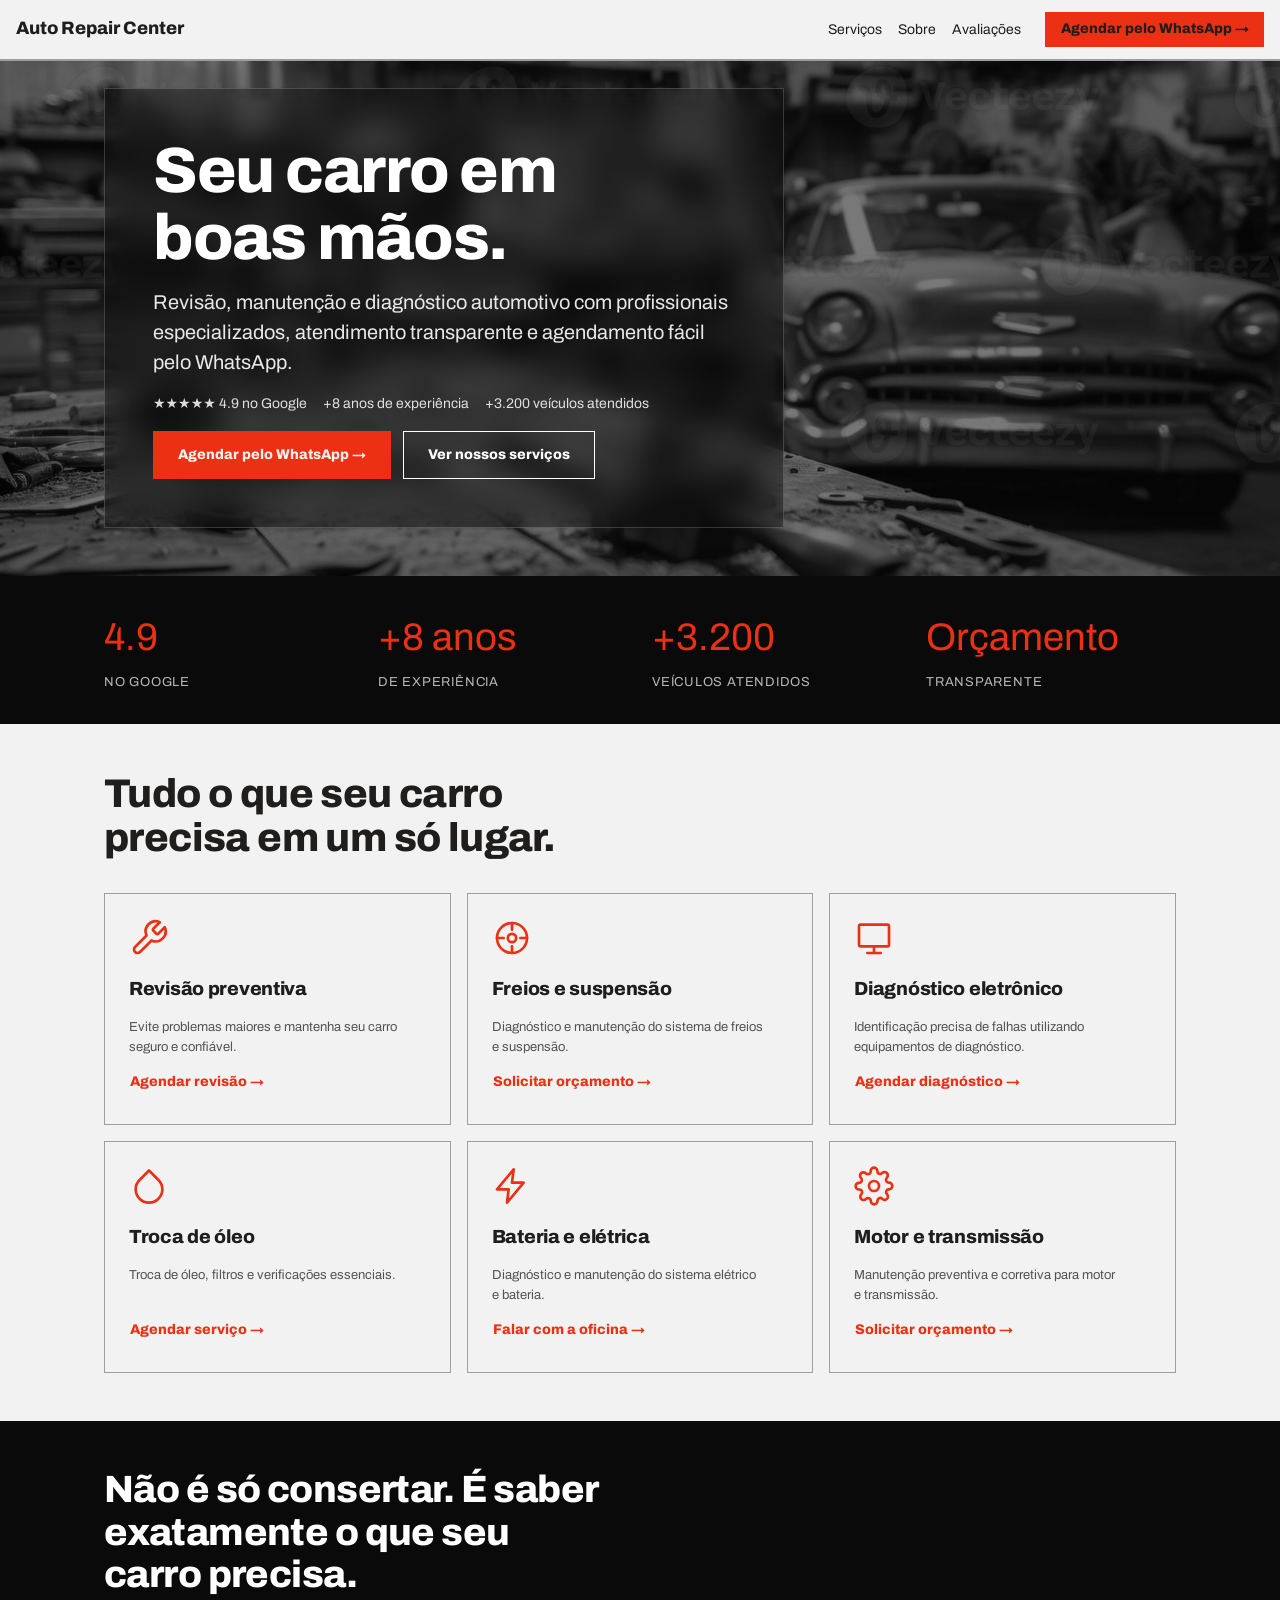
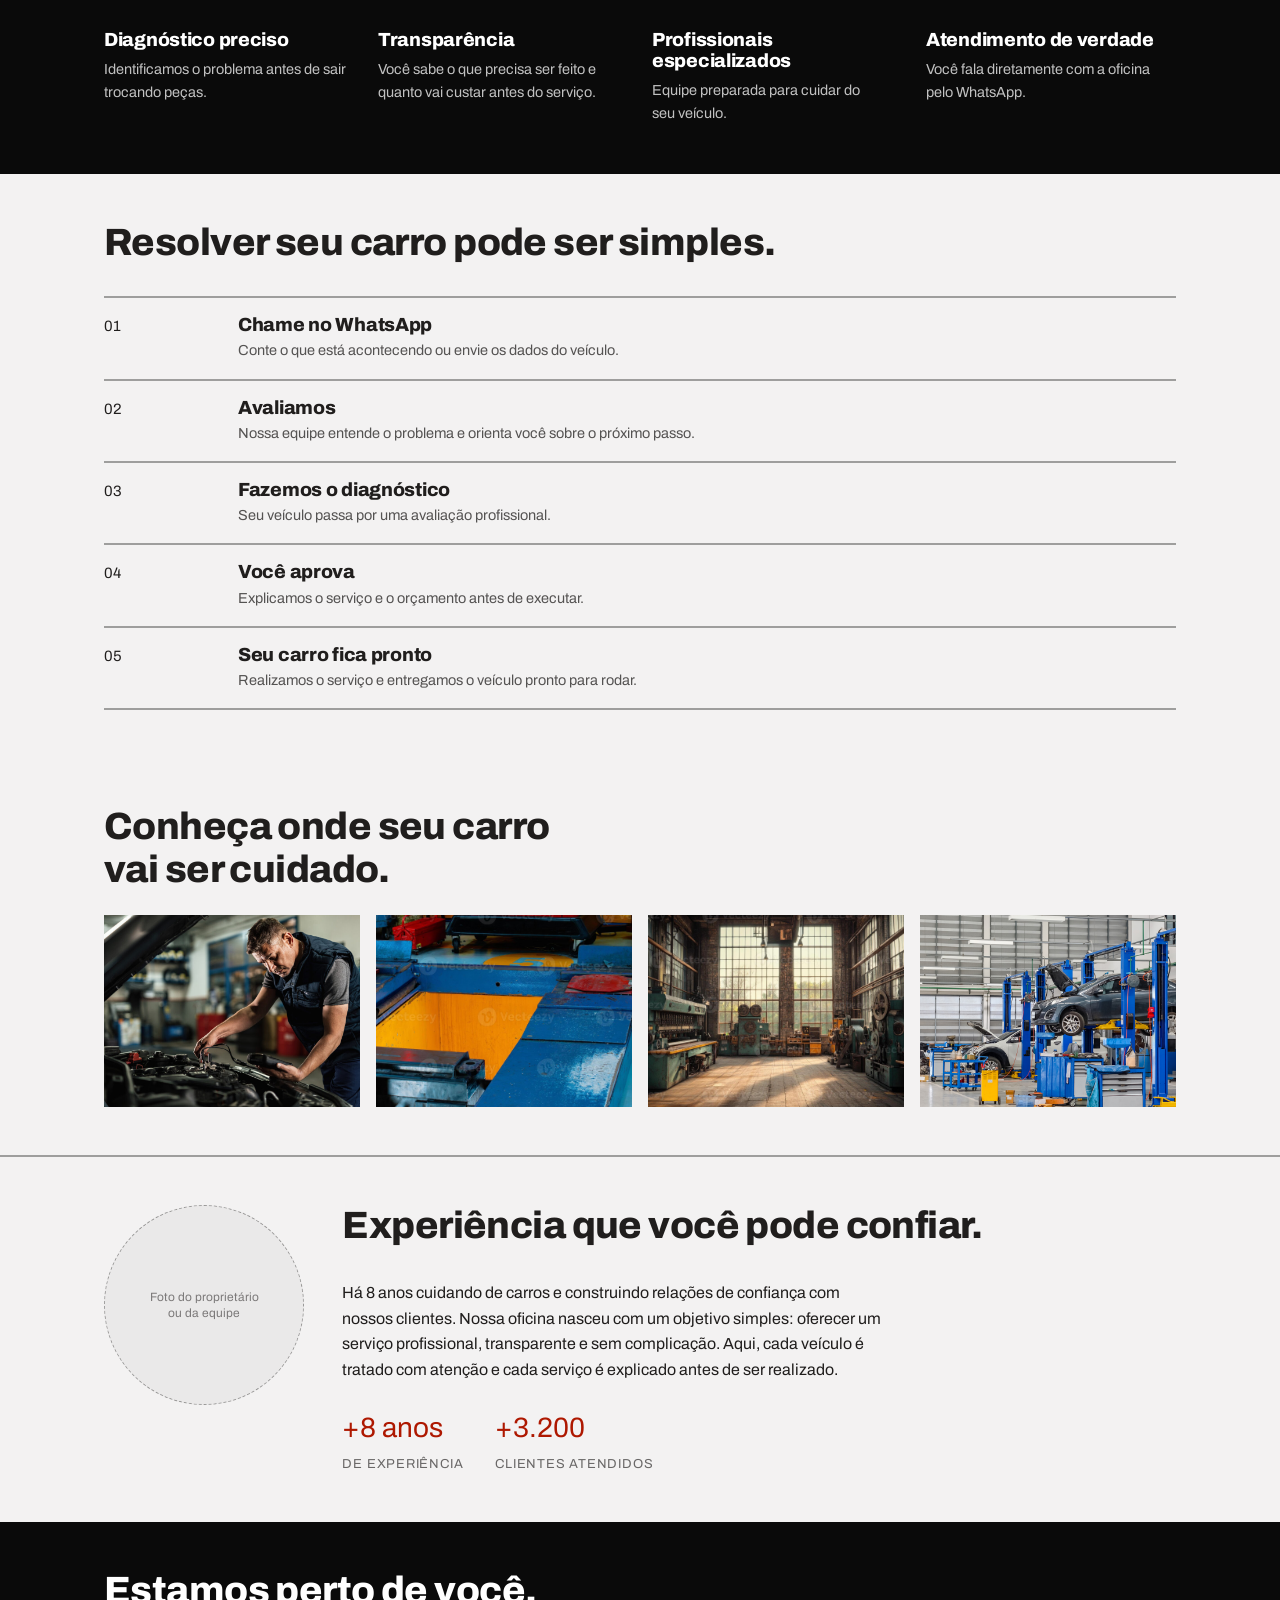
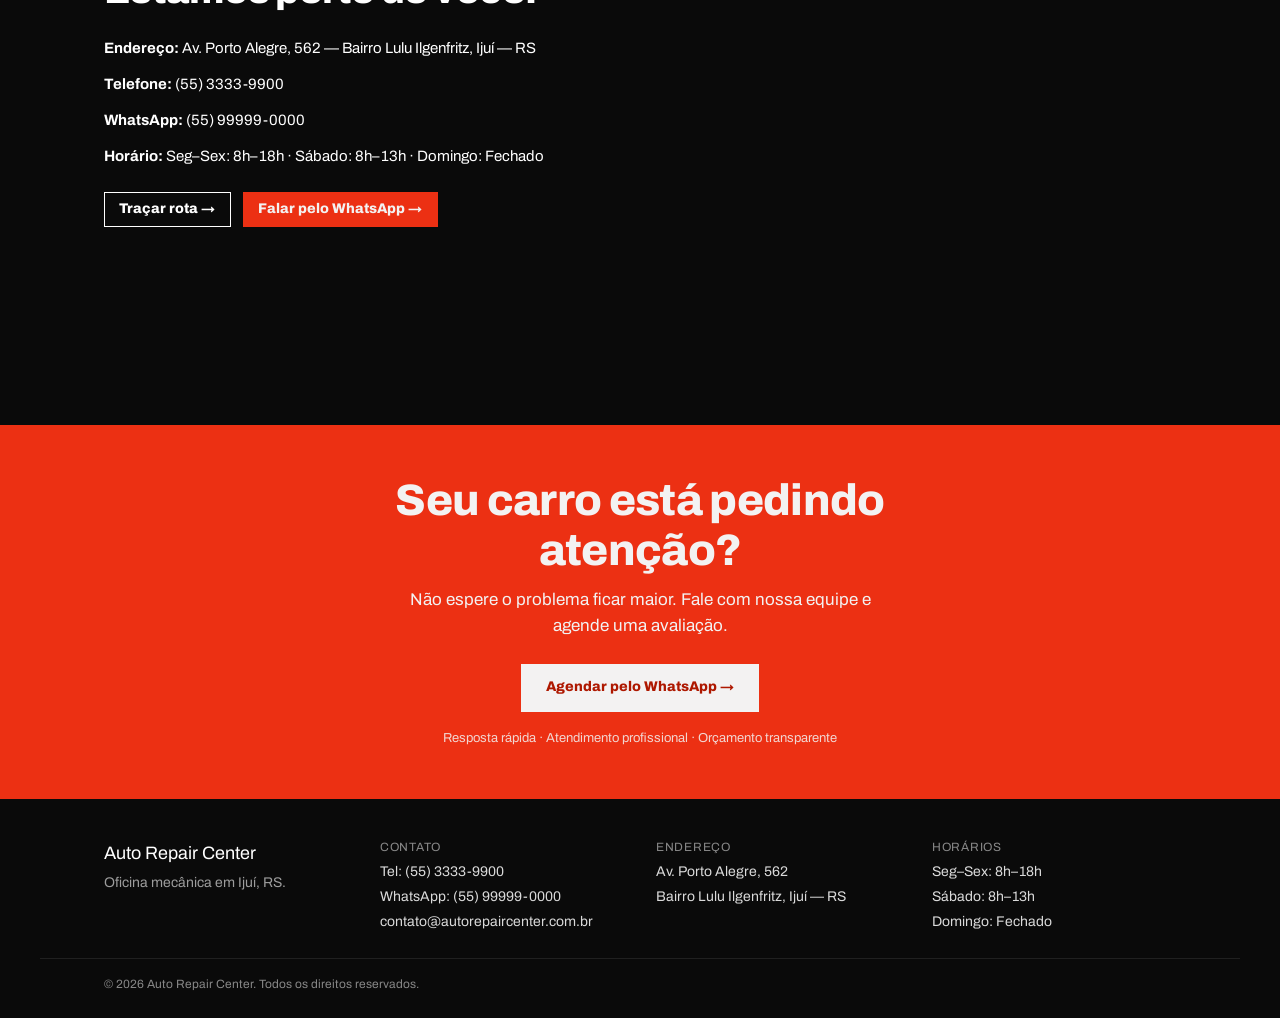
<file: lp_mecanica/index.html>
<!DOCTYPE html>
<html lang="pt-BR">
<head>
<meta charset="utf-8">
<meta name="viewport" content="width=device-width, initial-scale=1">
<title>Auto Repair Center — Revisão, freios, diagnóstico e mais</title>
<meta name="description" content="Oficina mecânica em Ijuí/RS. Revisão preventiva, freios, diagnóstico eletrônico, troca de óleo, elétrica e motor. Agende pelo WhatsApp.">
<meta property="og:title" content="Auto Repair Center">
<meta property="og:description" content="Seu carro em boas mãos. Agende pelo WhatsApp.">
<link rel="stylesheet" href="vendor/modernist.css">
<link rel="stylesheet" href="styles.css">
</head>
<body>

<header class="hero">
  <div class="hero-bg">
    <img src="assets/hero-oficina.jpg" alt="Peças e ferramentas de restauração sobre a bancada da oficina" class="hero-img">
  </div>
  <div class="hero-tint">
    <nav class="nav navbar">
      <span class="nav-brand">Auto Repair Center</span>
      <div class="nav-links">
        <a href="#servicos">Serviços</a>
        <a href="#sobre">Sobre</a>
        <a href="#avaliacoes">Avaliações</a>
        <a class="btn btn-primary nav-cta" href="#" data-wa-msg="hero">Agendar pelo WhatsApp →</a>
      </div>
      <button type="button" class="btn btn-icon menu-toggle" id="menuToggle" aria-label="Abrir menu" aria-expanded="false" aria-controls="mobileMenu">
        <svg width="20" height="20" viewBox="0 0 24 24" fill="none" stroke="currentColor" stroke-width="2" stroke-linecap="round" stroke-linejoin="round"><line x1="4" y1="7" x2="20" y2="7"></line><line x1="4" y1="12" x2="20" y2="12"></line><line x1="4" y1="17" x2="20" y2="17"></line></svg>
      </button>
    </nav>
    <div class="mobile-menu" id="mobileMenu">
      <a href="#servicos">Serviços</a>
      <a href="#sobre">Sobre</a>
      <a href="#avaliacoes">Avaliações</a>
      <a class="btn btn-primary" href="#" data-wa-msg="hero">Agendar pelo WhatsApp →</a>
    </div>
  </div>

  <div class="hero-content">
    <div class="hero-panel">
      <h1 class="hero-title">Seu carro em boas mãos.</h1>
      <p class="hero-sub">Revisão, manutenção e diagnóstico automotivo com profissionais especializados, atendimento transparente e agendamento fácil pelo WhatsApp.</p>
      <div class="hero-proof">
        <span>★★★★★ 4.9 no Google</span>
        <span>+8 anos de experiência</span>
        <span>+3.200 veículos atendidos</span>
      </div>
      <div class="hero-actions">
        <a class="btn btn-primary btn-lg" href="#" data-wa-msg="hero">Agendar pelo WhatsApp →</a>
        <a class="btn btn-secondary btn-lg btn-outline-light" href="#servicos">Ver nossos serviços</a>
      </div>
    </div>
  </div>
</header>

<main>

  <section class="trust-bar">
    <div class="wrap trust-grid">
      <div><p class="trust-num">4.9</p><p class="trust-label">no Google</p></div>
      <div><p class="trust-num">+8 anos</p><p class="trust-label">de experiência</p></div>
      <div><p class="trust-num">+3.200</p><p class="trust-label">veículos atendidos</p></div>
      <div><p class="trust-num">Orçamento</p><p class="trust-label">transparente</p></div>
    </div>
  </section>

  <section id="servicos" class="section">
    <div class="wrap">
      <h2 class="section-title services-title">Tudo o que seu carro precisa em um só lugar.</h2>
      <div class="services-grid">

        <div class="card service-card">
          <svg width="40" height="40" viewBox="0 0 24 24" fill="none" stroke="var(--color-accent)" stroke-width="1.6" stroke-linecap="round" stroke-linejoin="round"><path d="M14.7 6.3a1 1 0 0 0 0 1.4l1.6 1.6a1 1 0 0 0 1.4 0l3.77-3.77a6 6 0 0 1-7.94 7.94l-6.91 6.91a2.12 2.12 0 0 1-3-3l6.91-6.91a6 6 0 0 1 7.94-7.94z"></path></svg>
          <h3 class="card-title">Revisão preventiva</h3>
          <p class="card-body">Evite problemas maiores e mantenha seu carro seguro e confiável.</p>
          <a class="btn btn-ghost service-link" href="#" data-wa-msg="revisao">Agendar revisão →</a>
        </div>

        <div class="card service-card">
          <svg width="40" height="40" viewBox="0 0 24 24" fill="none" stroke="var(--color-accent)" stroke-width="1.6" stroke-linecap="round" stroke-linejoin="round"><circle cx="12" cy="12" r="9"></circle><circle cx="12" cy="12" r="2.5"></circle><line x1="12" y1="3" x2="12" y2="7"></line><line x1="12" y1="17" x2="12" y2="21"></line><line x1="3" y1="12" x2="7" y2="12"></line><line x1="17" y1="12" x2="21" y2="12"></line></svg>
          <h3 class="card-title">Freios e suspensão</h3>
          <p class="card-body">Diagnóstico e manutenção do sistema de freios e suspensão.</p>
          <a class="btn btn-ghost service-link" href="#" data-wa-msg="orcamento">Solicitar orçamento →</a>
        </div>

        <div class="card service-card">
          <svg width="40" height="40" viewBox="0 0 24 24" fill="none" stroke="var(--color-accent)" stroke-width="1.6" stroke-linecap="round" stroke-linejoin="round"><rect x="3" y="4" width="18" height="13" rx="1"></rect><line x1="8" y1="21" x2="16" y2="21"></line><line x1="12" y1="17" x2="12" y2="21"></line></svg>
          <h3 class="card-title">Diagnóstico eletrônico</h3>
          <p class="card-body">Identificação precisa de falhas utilizando equipamentos de diagnóstico.</p>
          <a class="btn btn-ghost service-link" href="#" data-wa-msg="diagnostico">Agendar diagnóstico →</a>
        </div>

        <div class="card service-card">
          <svg width="40" height="40" viewBox="0 0 24 24" fill="none" stroke="var(--color-accent)" stroke-width="1.6" stroke-linecap="round" stroke-linejoin="round"><path d="M12 2.7l5.66 5.66a8 8 0 1 1-11.31 0z"></path></svg>
          <h3 class="card-title">Troca de óleo</h3>
          <p class="card-body">Troca de óleo, filtros e verificações essenciais.</p>
          <a class="btn btn-ghost service-link" href="#" data-wa-msg="oleo">Agendar serviço →</a>
        </div>

        <div class="card service-card">
          <svg width="40" height="40" viewBox="0 0 24 24" fill="none" stroke="var(--color-accent)" stroke-width="1.6" stroke-linecap="round" stroke-linejoin="round"><path d="M13 2 3 14h7l-1 8 10-12h-7l1-8z"></path></svg>
          <h3 class="card-title">Bateria e elétrica</h3>
          <p class="card-body">Diagnóstico e manutenção do sistema elétrico e bateria.</p>
          <a class="btn btn-ghost service-link" href="#" data-wa-msg="eletrica">Falar com a oficina →</a>
        </div>

        <div class="card service-card">
          <svg width="40" height="40" viewBox="0 0 24 24" fill="none" stroke="var(--color-accent)" stroke-width="1.6" stroke-linecap="round" stroke-linejoin="round"><circle cx="12" cy="12" r="3"></circle><path d="M19.4 15a1.65 1.65 0 0 0 .33 1.82l.06.06a2 2 0 1 1-2.83 2.83l-.06-.06a1.65 1.65 0 0 0-1.82-.33 1.65 1.65 0 0 0-1 1.51V21a2 2 0 0 1-4 0v-.09a1.65 1.65 0 0 0-1-1.51 1.65 1.65 0 0 0-1.82.33l-.06.06a2 2 0 1 1-2.83-2.83l.06-.06a1.65 1.65 0 0 0 .33-1.82 1.65 1.65 0 0 0-1.51-1H3a2 2 0 0 1 0-4h.09a1.65 1.65 0 0 0 1.51-1 1.65 1.65 0 0 0-.33-1.82l-.06-.06a2 2 0 1 1 2.83-2.83l.06.06a1.65 1.65 0 0 0 1.82.33H9a1.65 1.65 0 0 0 1-1.51V3a2 2 0 0 1 4 0v.09a1.65 1.65 0 0 0 1 1.51 1.65 1.65 0 0 0 1.82-.33l.06-.06a2 2 0 1 1 2.83 2.83l-.06.06a1.65 1.65 0 0 0-.33 1.82V9a1.65 1.65 0 0 0 1.51 1H21a2 2 0 0 1 0 4h-.09a1.65 1.65 0 0 0-1.51 1z"></path></svg>
          <h3 class="card-title">Motor e transmissão</h3>
          <p class="card-body">Manutenção preventiva e corretiva para motor e transmissão.</p>
          <a class="btn btn-ghost service-link" href="#" data-wa-msg="orcamento">Solicitar orçamento →</a>
        </div>

      </div>
    </div>
  </section>

  <section class="section section-dark">
    <div class="wrap">
      <h2 class="section-title diferencial-title">Não é só consertar. É saber exatamente o que seu carro precisa.</h2>
      <div class="diferencial-grid">
        <div>
          <h3 class="diferencial-heading">Diagnóstico preciso</h3>
          <p class="diferencial-body">Identificamos o problema antes de sair trocando peças.</p>
        </div>
        <div>
          <h3 class="diferencial-heading">Transparência</h3>
          <p class="diferencial-body">Você sabe o que precisa ser feito e quanto vai custar antes do serviço.</p>
        </div>
        <div>
          <h3 class="diferencial-heading">Profissionais especializados</h3>
          <p class="diferencial-body">Equipe preparada para cuidar do seu veículo.</p>
        </div>
        <div>
          <h3 class="diferencial-heading">Atendimento de verdade</h3>
          <p class="diferencial-body">Você fala diretamente com a oficina pelo WhatsApp.</p>
        </div>
      </div>
    </div>
  </section>

  <section class="section">
    <div class="wrap">
      <h2 class="section-title">Resolver seu carro pode ser simples.</h2>
      <div class="steps">
        <div class="step">
          <p class="step-num">01</p>
          <div><h3 class="step-title">Chame no WhatsApp</h3><p class="step-body">Conte o que está acontecendo ou envie os dados do veículo.</p></div>
        </div>
        <div class="step">
          <p class="step-num">02</p>
          <div><h3 class="step-title">Avaliamos</h3><p class="step-body">Nossa equipe entende o problema e orienta você sobre o próximo passo.</p></div>
        </div>
        <div class="step">
          <p class="step-num">03</p>
          <div><h3 class="step-title">Fazemos o diagnóstico</h3><p class="step-body">Seu veículo passa por uma avaliação profissional.</p></div>
        </div>
        <div class="step">
          <p class="step-num">04</p>
          <div><h3 class="step-title">Você aprova</h3><p class="step-body">Explicamos o serviço e o orçamento antes de executar.</p></div>
        </div>
        <div class="step step-last">
          <p class="step-num">05</p>
          <div><h3 class="step-title">Seu carro fica pronto</h3><p class="step-body">Realizamos o serviço e entregamos o veículo pronto para rodar.</p></div>
        </div>
      </div>
    </div>
  </section>

  <section class="section">
    <div class="wrap">
      <h2 class="section-title gallery-title">Conheça onde seu carro vai ser cuidado.</h2>
      <div class="gallery-grid">
        <div class="gallery-item"><img src="assets/gallery/fachada.jpg" alt="Fachada da oficina" loading="lazy"></div>
        <div class="gallery-item"><img src="assets/gallery/recepcao.jpg" alt="Recepção" loading="lazy"></div>
        <div class="gallery-item"><img src="assets/gallery/oficina.jpg" alt="Área da oficina" loading="lazy"></div>
        <div class="gallery-item"><img src="assets/gallery/equipamentos.jpg" alt="Equipamentos e elevadores" loading="lazy"></div>
      </div>
    </div>
  </section>

  <section id="sobre" class="section sobre-section">
    <div class="wrap sobre-wrap">
      <div class="sobre-photo" role="img" aria-label="Foto do proprietário ou da equipe (a adicionar)">
        <span>Foto do proprietário<br>ou da equipe</span>
      </div>
      <div class="sobre-content">
        <h2 class="section-title">Experiência que você pode confiar.</h2>
        <p class="sobre-text">Há 8 anos cuidando de carros e construindo relações de confiança com nossos clientes. Nossa oficina nasceu com um objetivo simples: oferecer um serviço profissional, transparente e sem complicação. Aqui, cada veículo é tratado com atenção e cada serviço é explicado antes de ser realizado.</p>
        <div class="sobre-stats">
          <div><p class="sobre-stat-num">+8 anos</p><p class="sobre-stat-label">de experiência</p></div>
          <div><p class="sobre-stat-num">+3.200</p><p class="sobre-stat-label">clientes atendidos</p></div>
        </div>
      </div>
    </div>
  </section>

  <section id="avaliacoes" class="section section-dark localizacao-section">
    <div class="wrap localizacao-wrap">
      <div class="localizacao-info">
        <h2 class="section-title localizacao-title">Estamos perto de você.</h2>
        <div class="localizacao-details">
          <p><strong>Endereço:</strong> Av. Porto Alegre, 562 — Bairro Lulu Ilgenfritz, Ijuí — RS</p>
          <p><strong>Telefone:</strong> (55) 3333-9900</p>
          <p><strong>WhatsApp:</strong> (55) 99999-0000</p>
          <p><strong>Horário:</strong> Seg–Sex: 8h–18h · Sábado: 8h–13h · Domingo: Fechado</p>
        </div>
        <div class="localizacao-actions">
          <a class="btn btn-secondary btn-outline-light" href="https://www.google.com/maps?q=Av.+Porto+Alegre,+562,+Bairro+Lulu+Ilgenfritz,+Iju%C3%AD+-+RS" target="_blank" rel="noopener">Traçar rota →</a>
          <a class="btn btn-primary" href="#" data-wa-msg="localizacao">Falar pelo WhatsApp →</a>
        </div>
      </div>
      <div class="localizacao-map">
        <iframe title="Mapa — Auto Repair Center" src="https://www.google.com/maps?q=Av.+Porto+Alegre,+562,+Bairro+Lulu+Ilgenfritz,+Iju%C3%AD+-+RS&output=embed" loading="lazy"></iframe>
      </div>
    </div>
  </section>

  <section class="cta-final">
    <div class="wrap cta-final-wrap">
      <h2 class="cta-final-title">Seu carro está pedindo atenção?</h2>
      <p class="cta-final-sub">Não espere o problema ficar maior. Fale com nossa equipe e agende uma avaliação.</p>
      <a class="btn cta-final-btn pulse" href="#" data-wa-msg="final">Agendar pelo WhatsApp →</a>
      <p class="cta-final-note">Resposta rápida · Atendimento profissional · Orçamento transparente</p>
    </div>
  </section>

</main>

<footer class="footer">
  <div class="wrap footer-grid">
    <div>
      <p class="footer-brand">Auto Repair Center</p>
      <p class="footer-muted">Oficina mecânica em Ijuí, RS.</p>
    </div>
    <div>
      <p class="footer-heading">Contato</p>
      <p>Tel: (55) 3333-9900</p>
      <p>WhatsApp: (55) 99999-0000</p>
      <p>contato@autorepaircenter.com.br</p>
    </div>
    <div>
      <p class="footer-heading">Endereço</p>
      <p>Av. Porto Alegre, 562</p>
      <p>Bairro Lulu Ilgenfritz, Ijuí — RS</p>
    </div>
    <div>
      <p class="footer-heading">Horários</p>
      <p>Seg–Sex: 8h–18h</p>
      <p>Sábado: 8h–13h</p>
      <p>Domingo: Fechado</p>
    </div>
  </div>
  <div class="footer-legal">© 2026 Auto Repair Center. Todos os direitos reservados.</div>
</footer>

<a href="#" data-wa-msg="hero" class="wa-float" id="waFloat" aria-label="Falar no WhatsApp">
  <svg width="26" height="26" viewBox="0 0 24 24" fill="#fff"><path d="M20.52 3.48A11.94 11.94 0 0 0 12.04 0C5.5 0 .2 5.3.2 11.84c0 2.09.55 4.13 1.6 5.93L0 24l6.4-1.68a11.86 11.86 0 0 0 5.63 1.44h.01c6.54 0 11.84-5.3 11.84-11.84 0-3.16-1.23-6.14-3.36-8.44zM12.04 21.4h-.01a9.6 9.6 0 0 1-4.89-1.34l-.35-.21-3.63.95.97-3.54-.23-.36a9.55 9.55 0 0 1-1.47-5.06c0-5.28 4.3-9.58 9.6-9.58 2.56 0 4.97 1 6.78 2.81a9.53 9.53 0 0 1 2.81 6.78c0 5.28-4.3 9.55-9.58 9.55zm5.25-7.17c-.29-.14-1.7-.84-1.96-.94-.26-.1-.45-.14-.64.14-.19.29-.74.94-.9 1.13-.17.19-.33.22-.62.07-.29-.14-1.21-.45-2.31-1.43-.85-.76-1.43-1.7-1.6-1.98-.17-.29-.02-.44.13-.58.13-.13.29-.33.43-.5.14-.17.19-.29.29-.48.1-.19.05-.36-.02-.5-.07-.14-.64-1.54-.87-2.11-.23-.55-.47-.48-.64-.49h-.55c-.19 0-.5.07-.76.36-.26.29-1 .98-1 2.38 0 1.4 1.02 2.76 1.16 2.95.14.19 2 3.06 4.86 4.29.68.29 1.21.47 1.62.6.68.22 1.3.19 1.79.11.55-.08 1.7-.69 1.94-1.36.24-.67.24-1.24.17-1.36-.07-.12-.26-.19-.55-.33z"></path></svg>
</a>

<script src="script.js"></script>
</body>
</html>
</file>
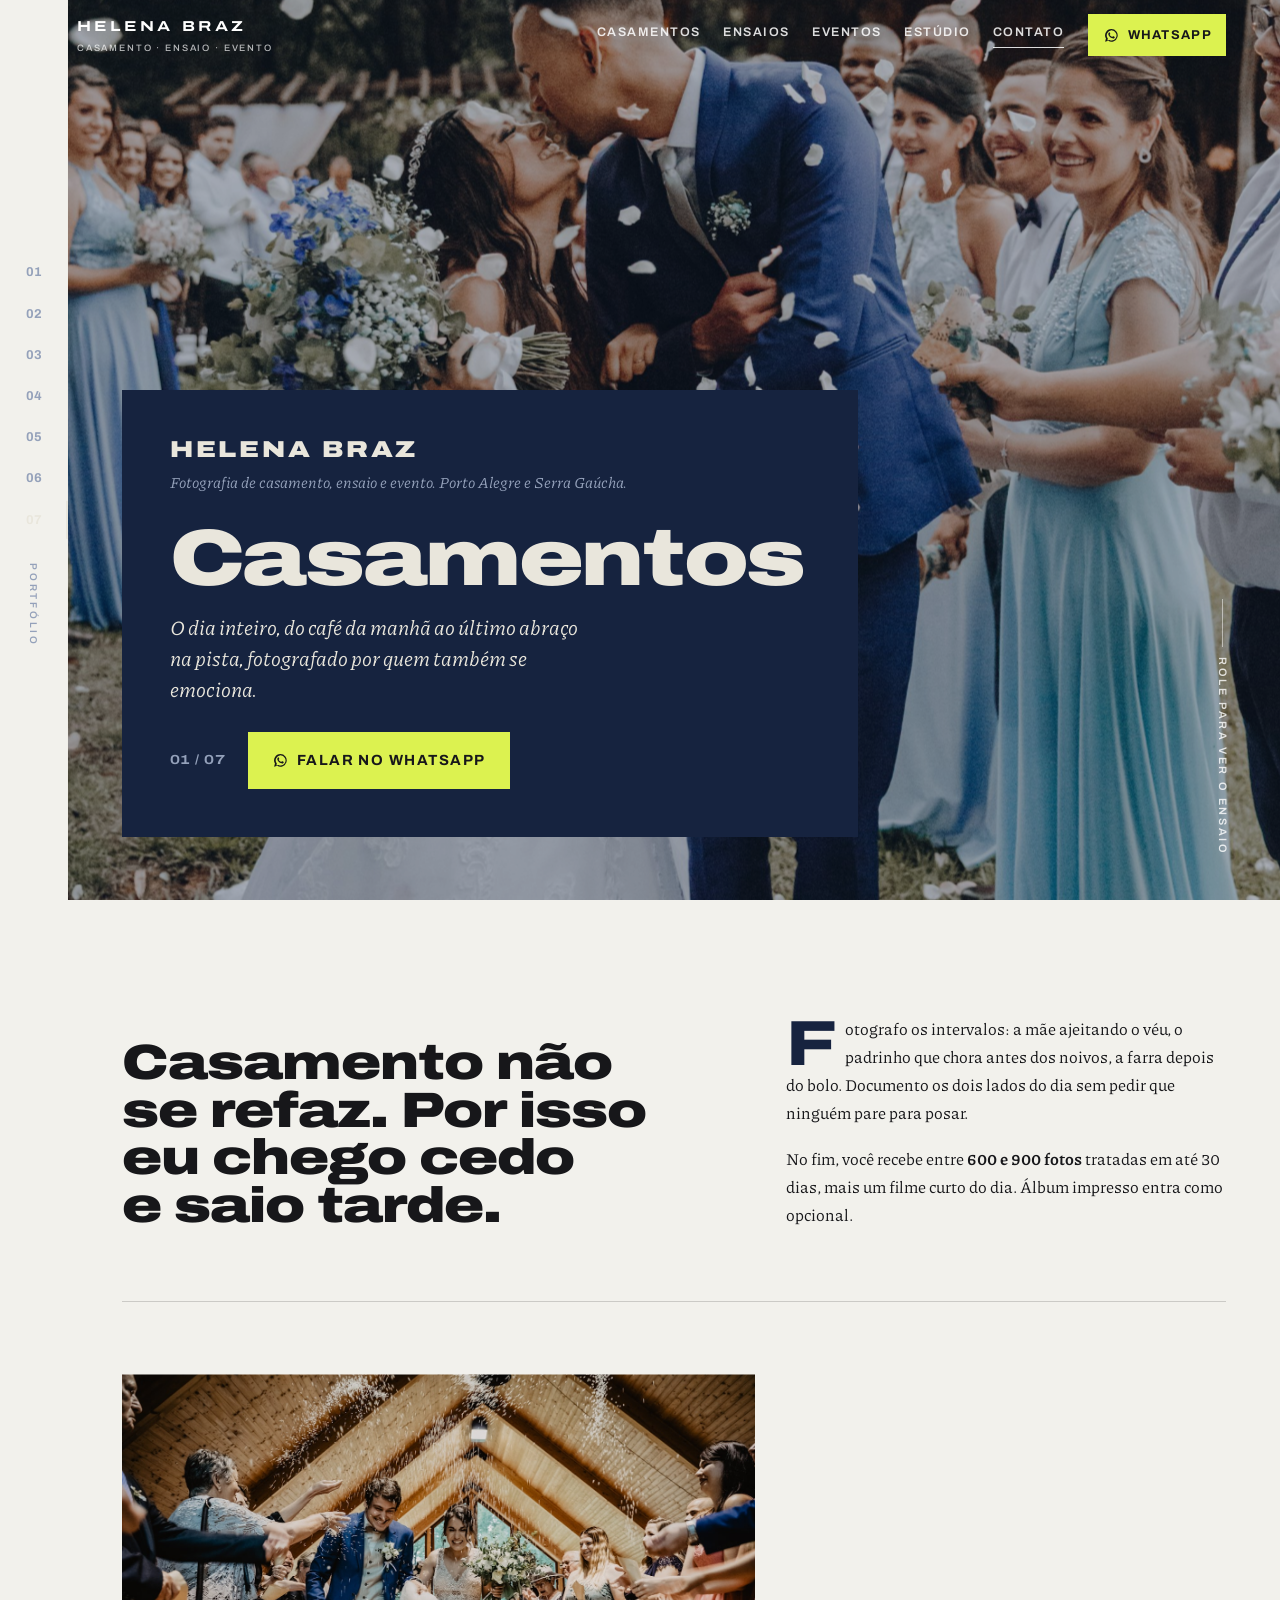
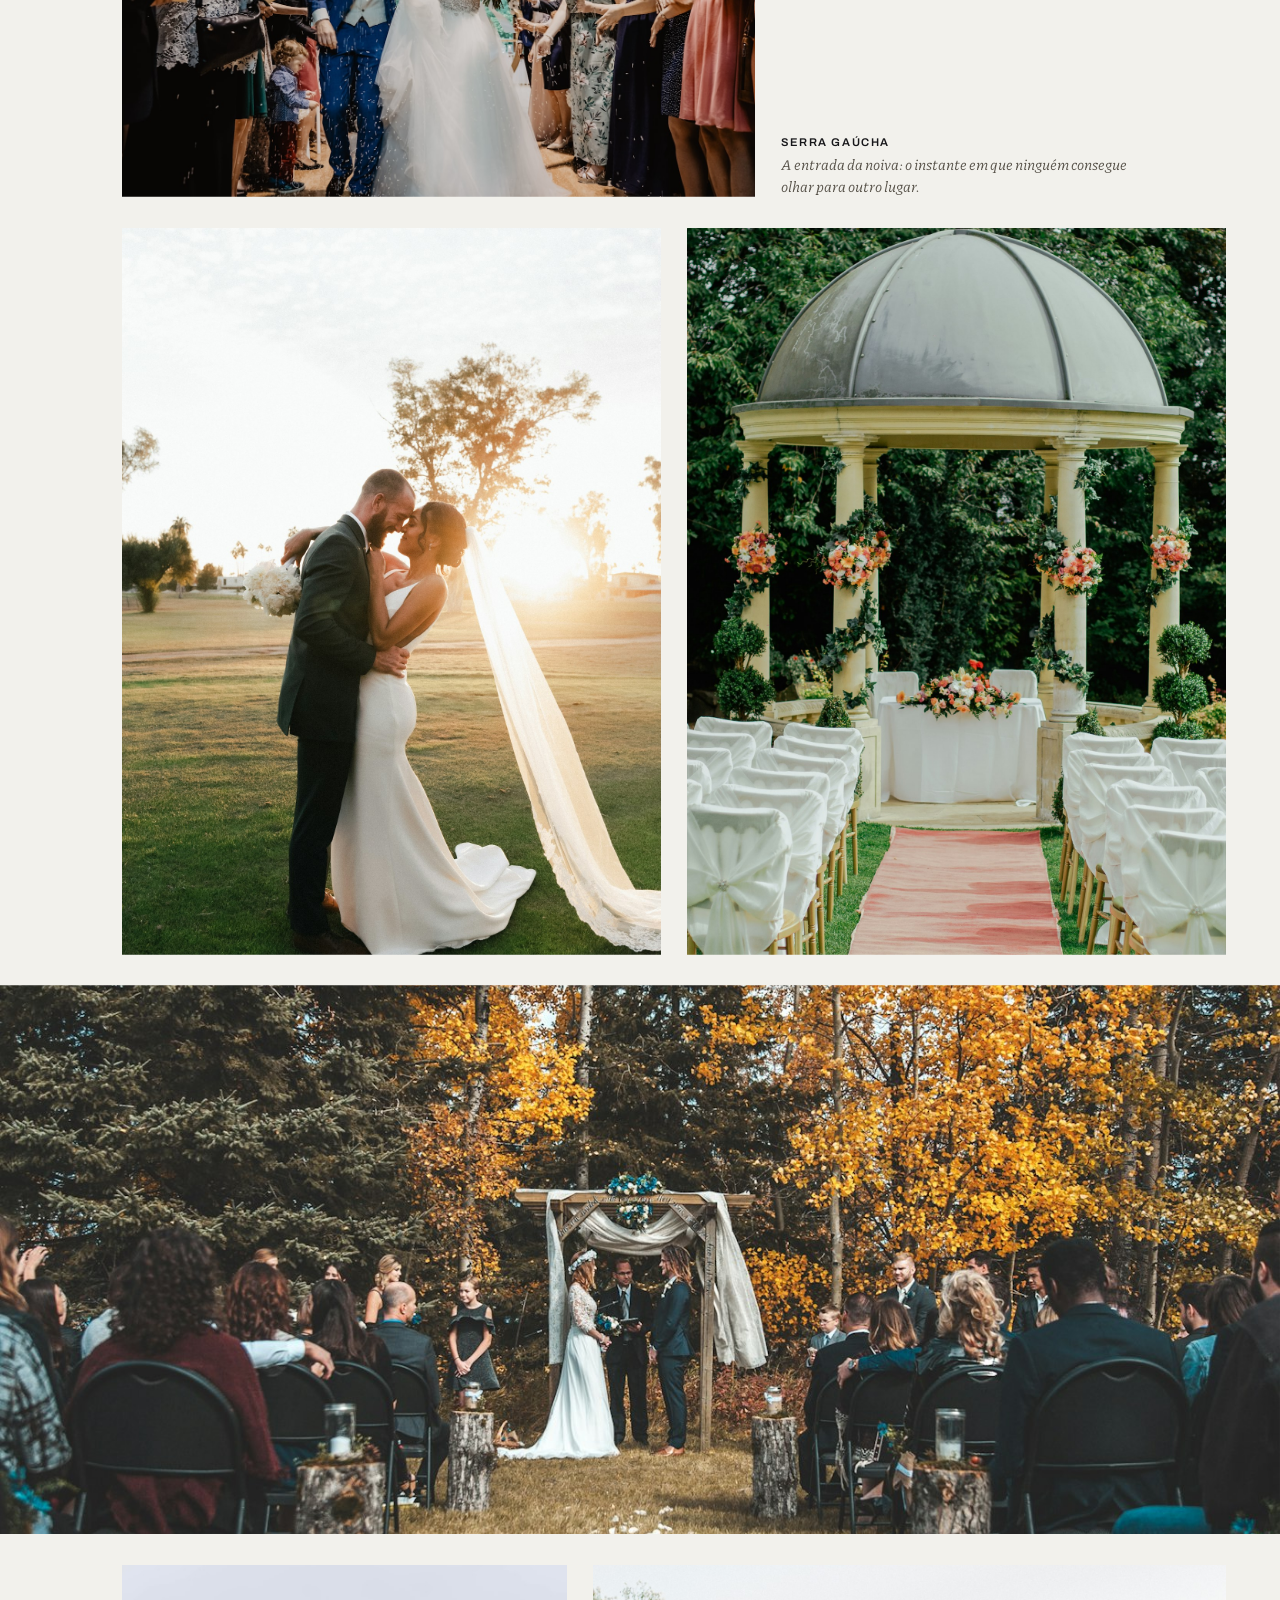
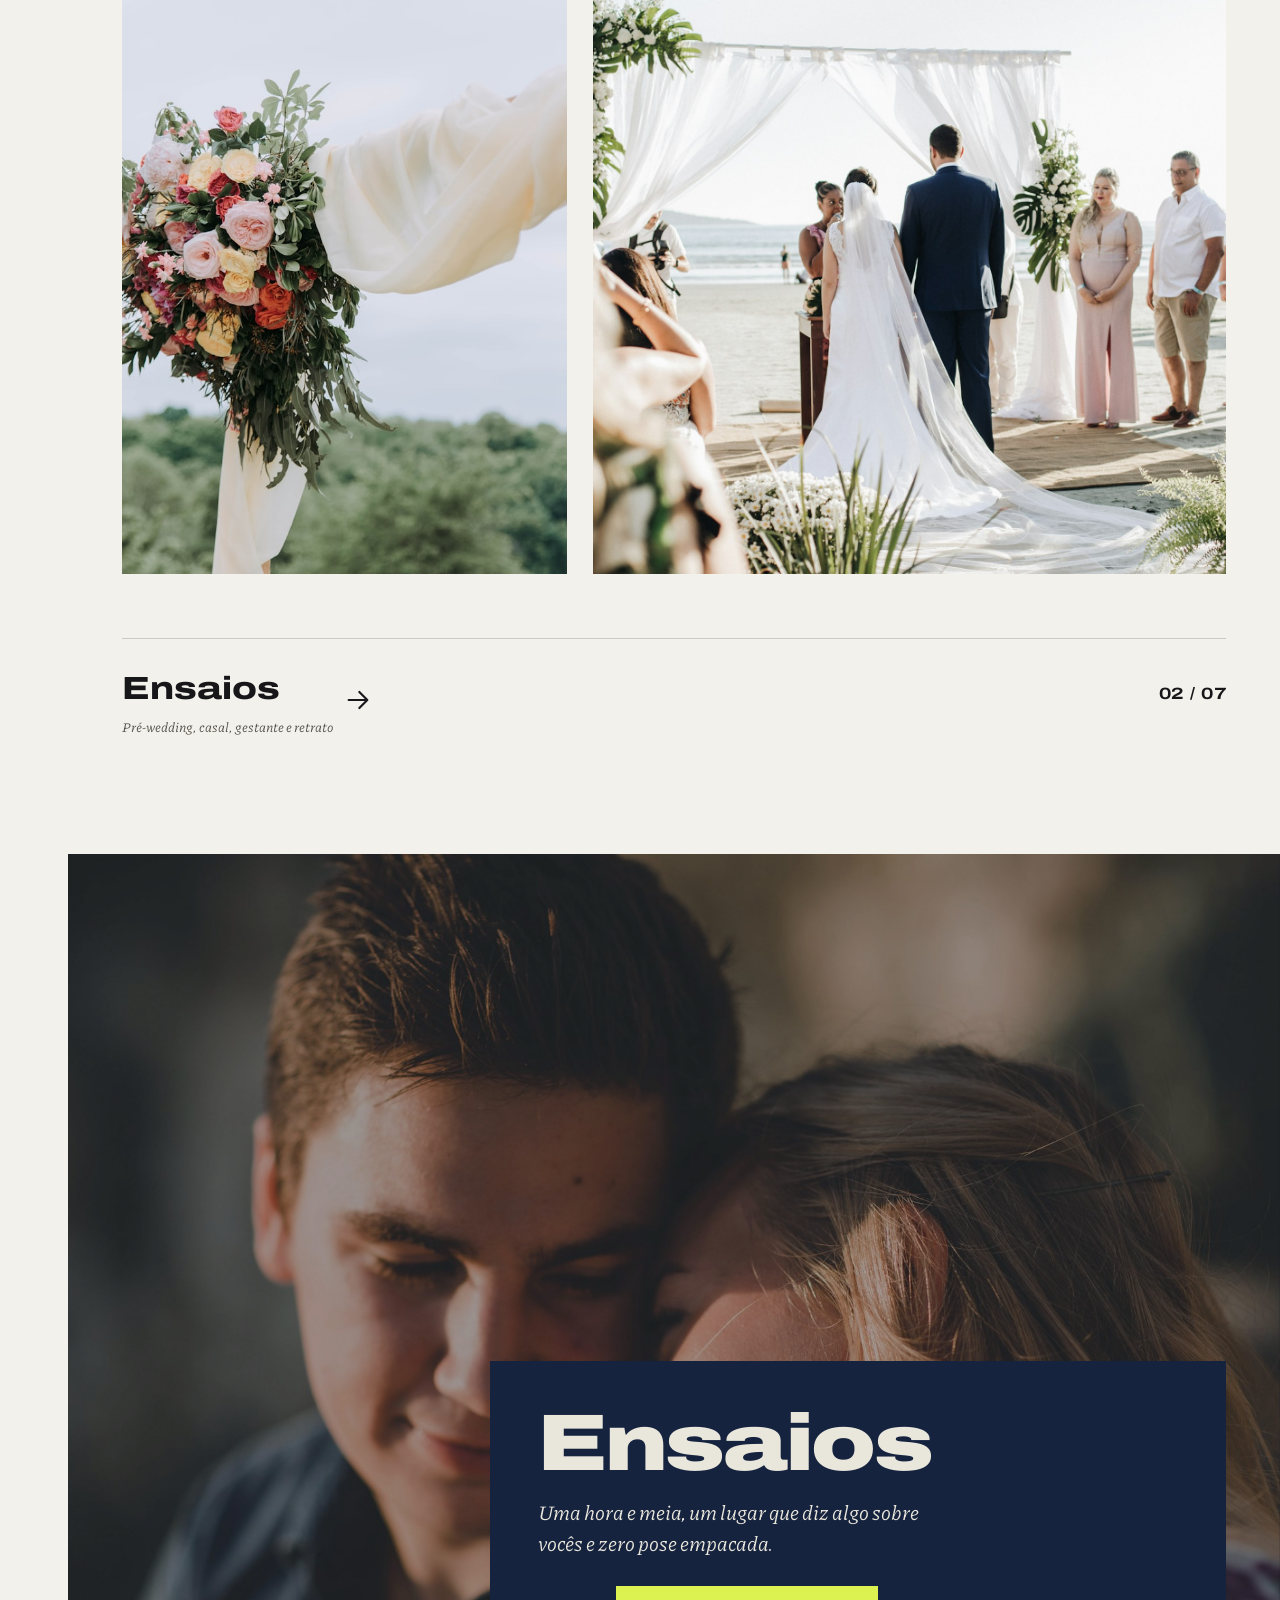
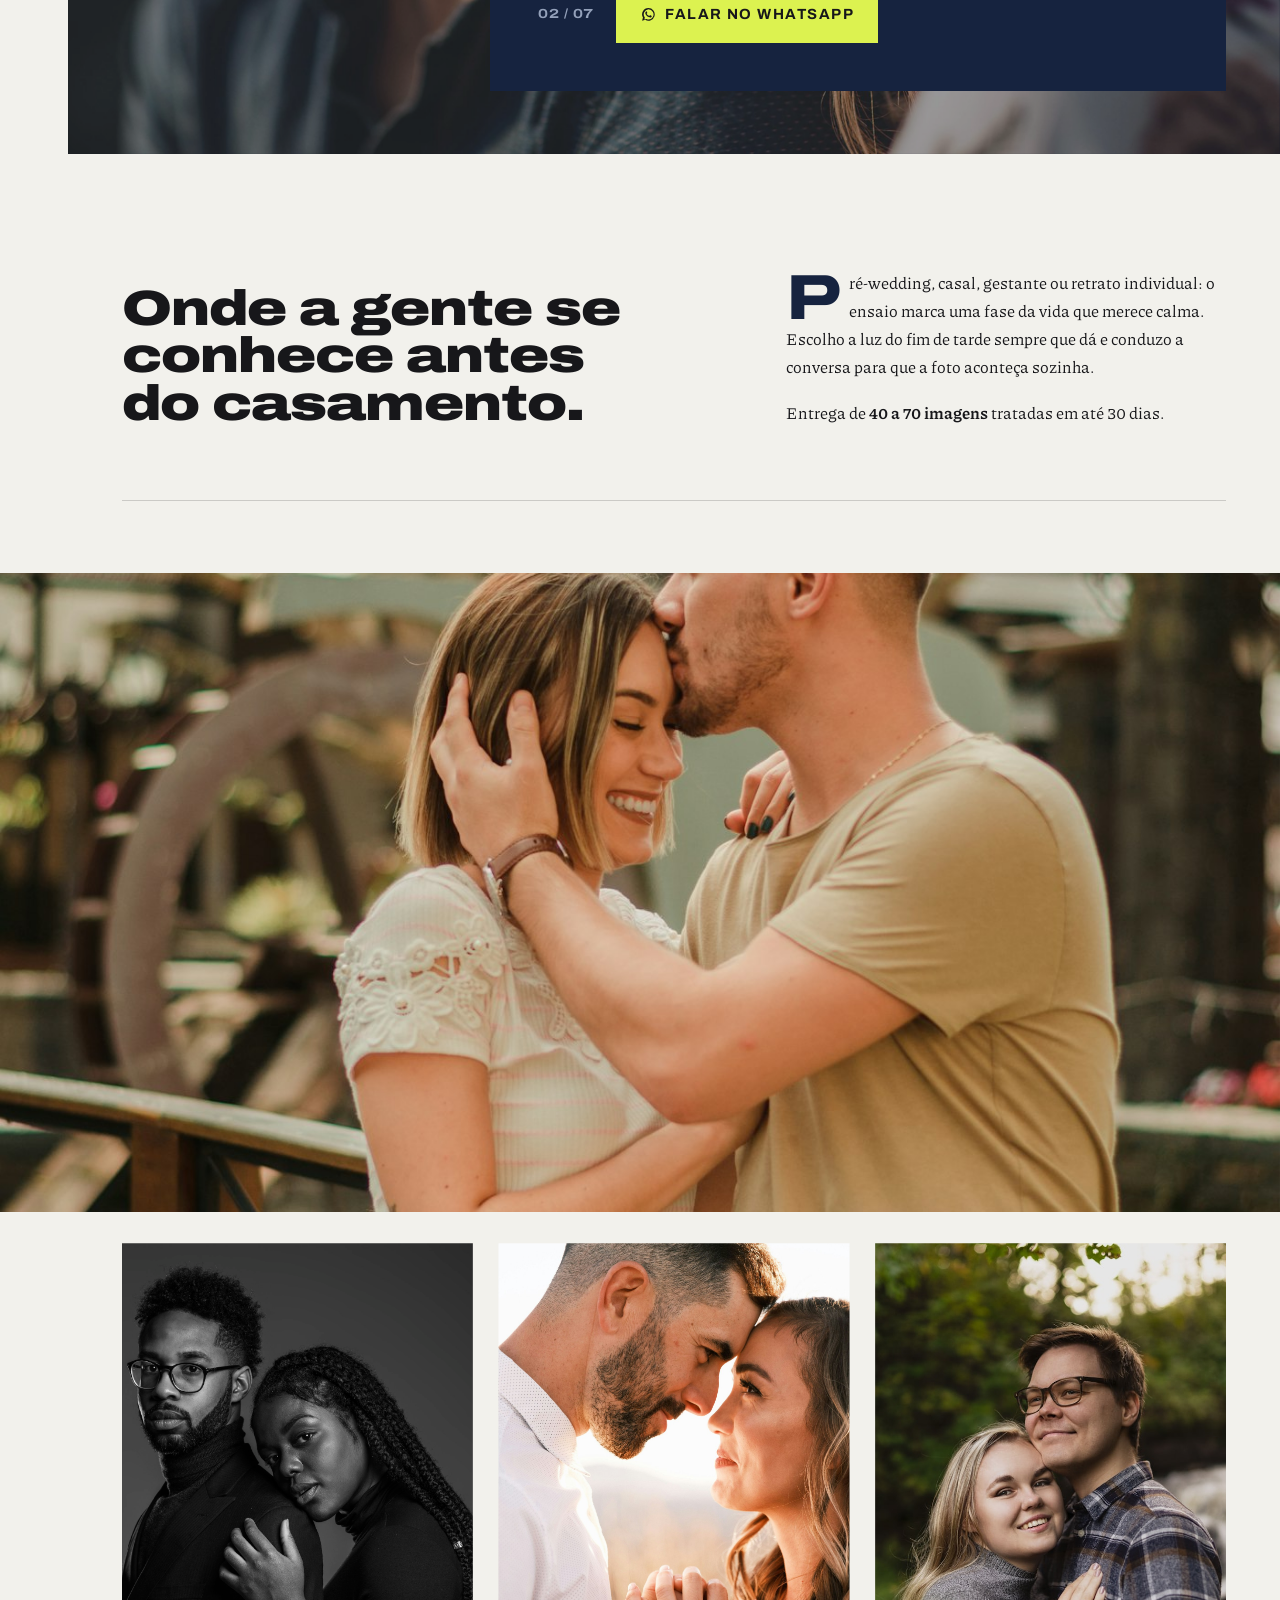
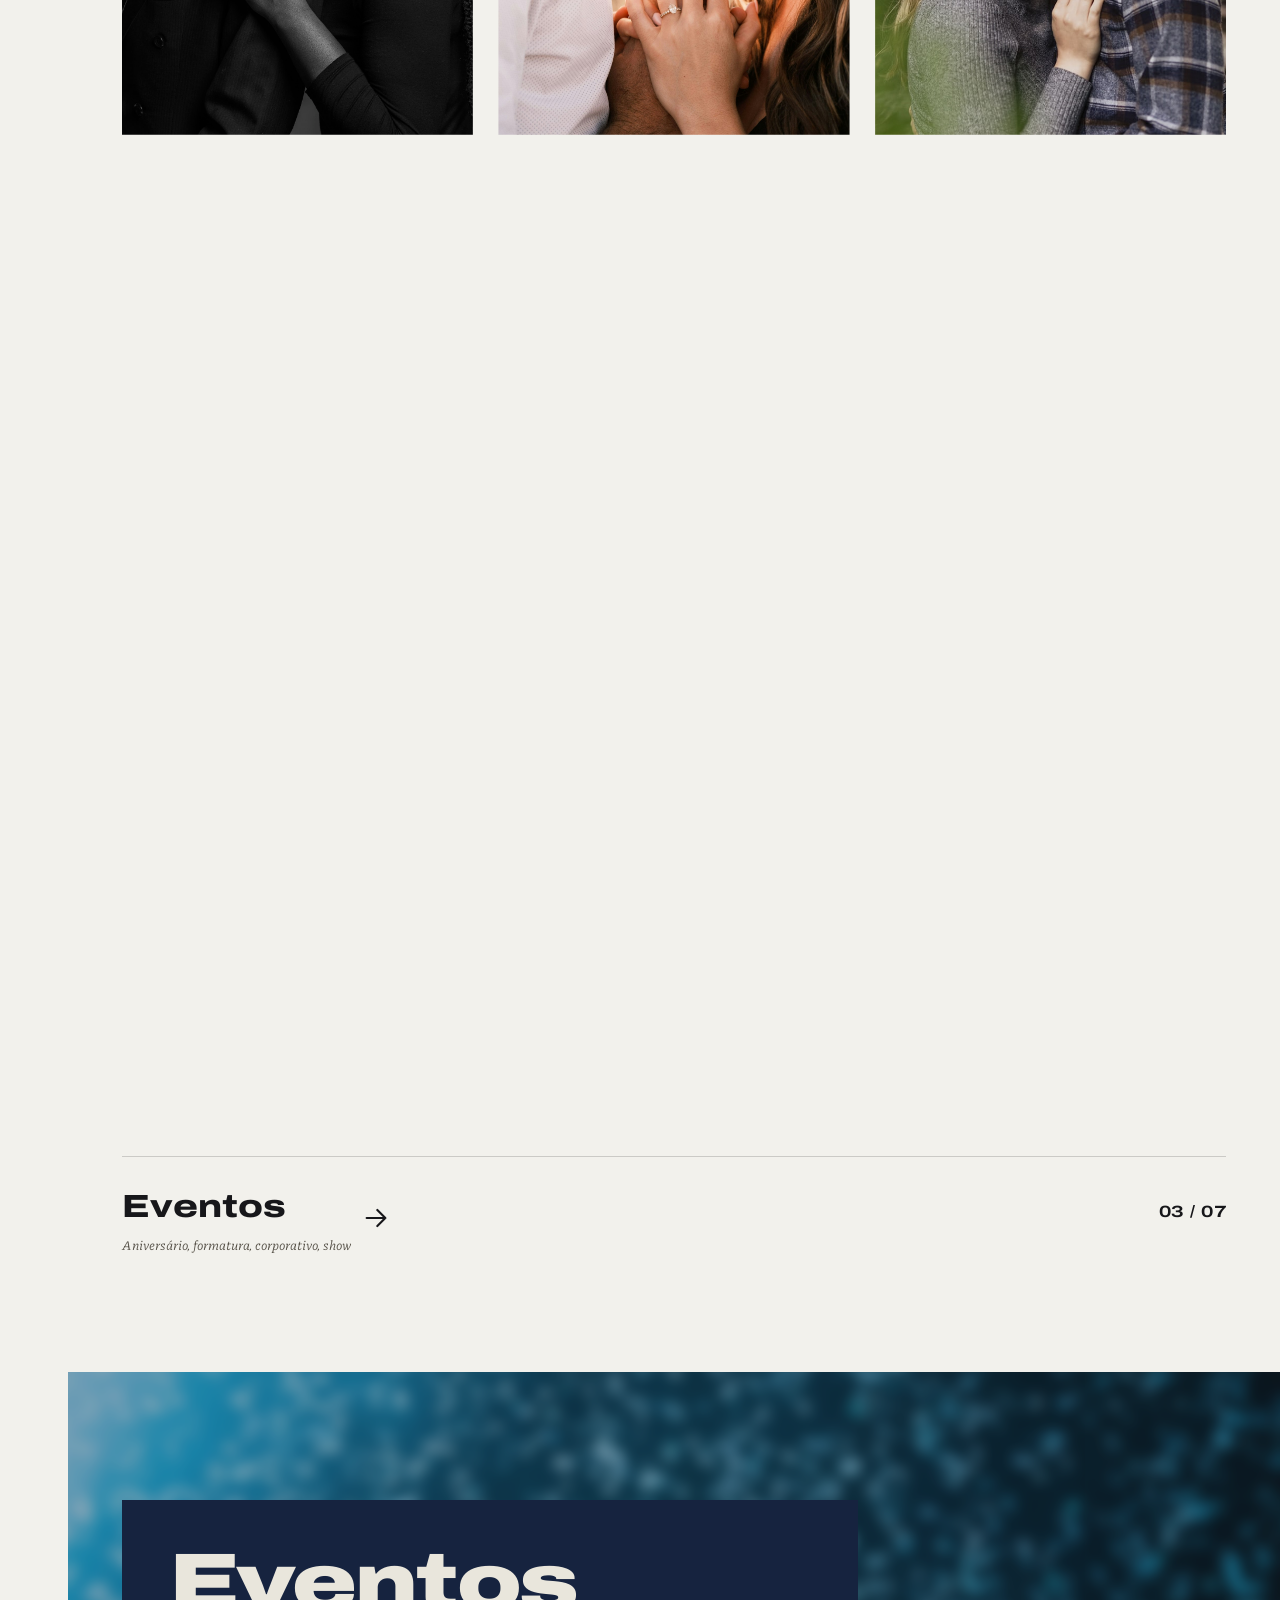
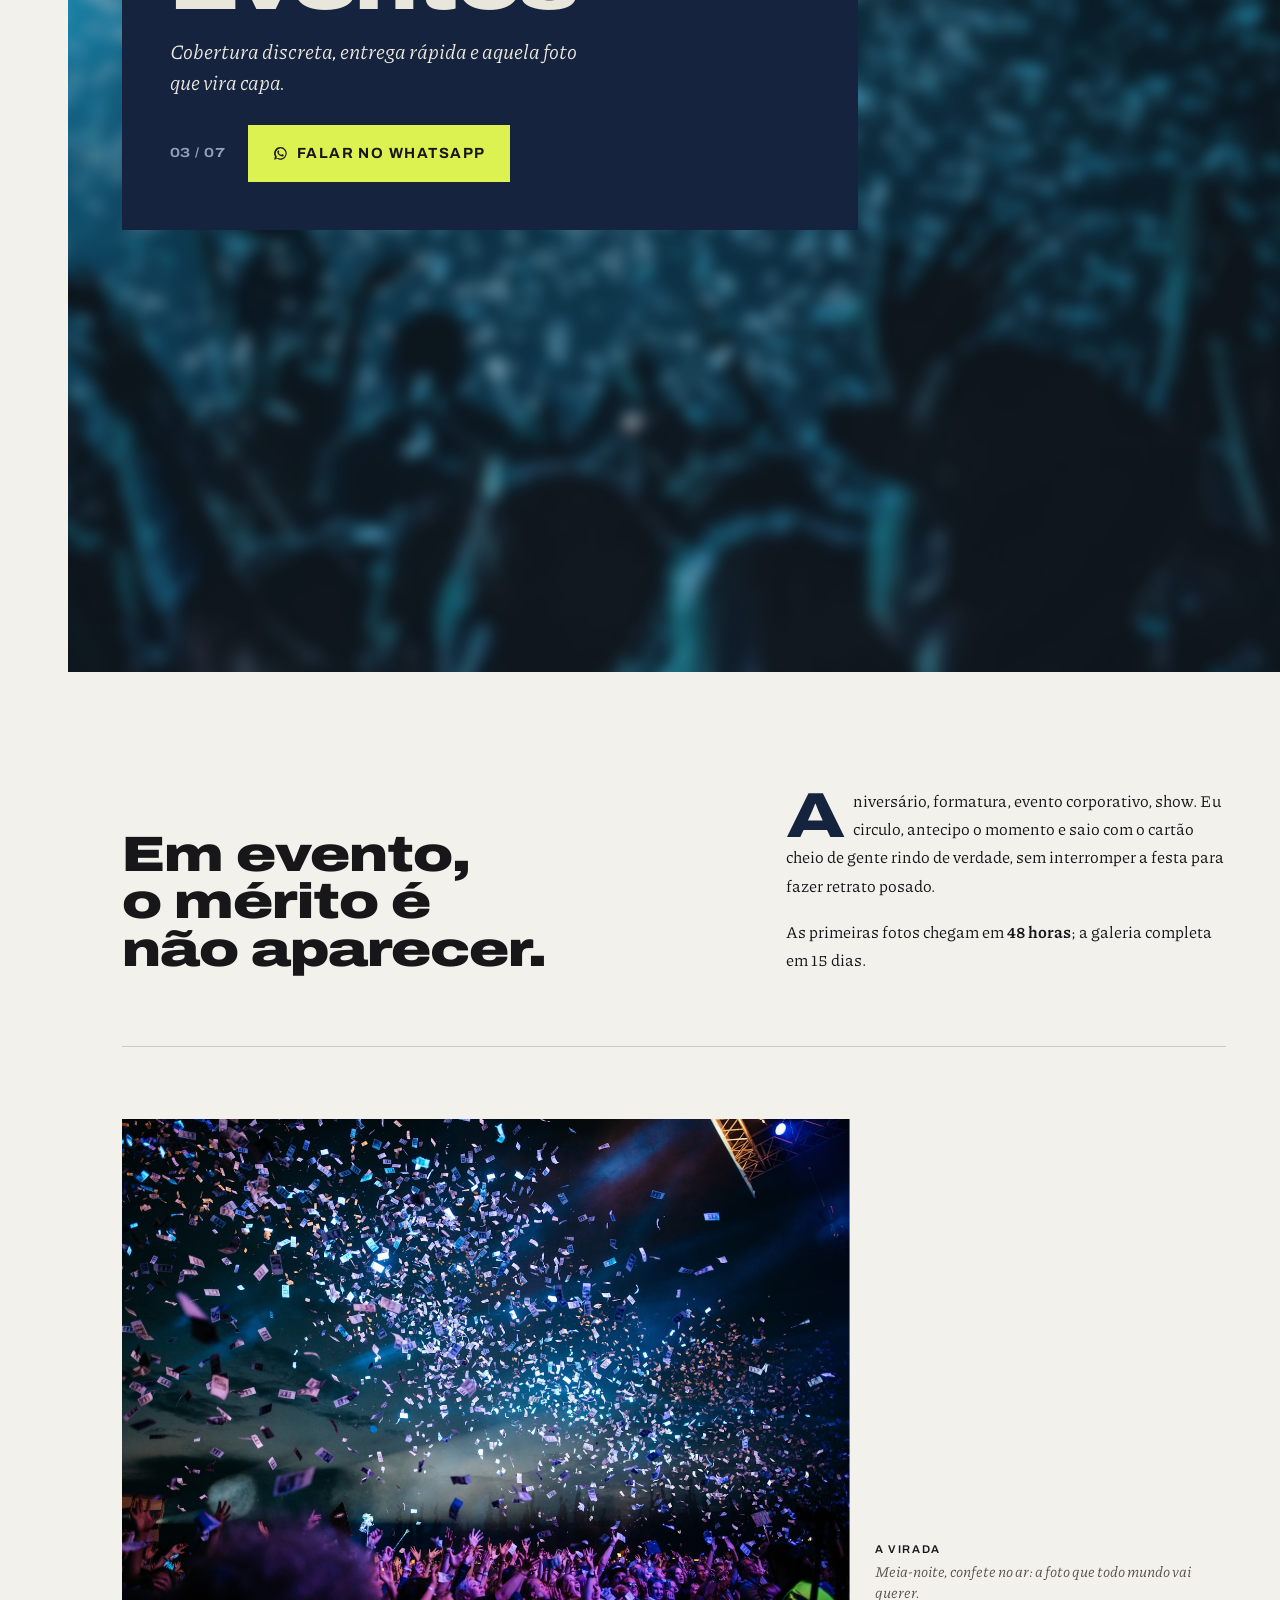
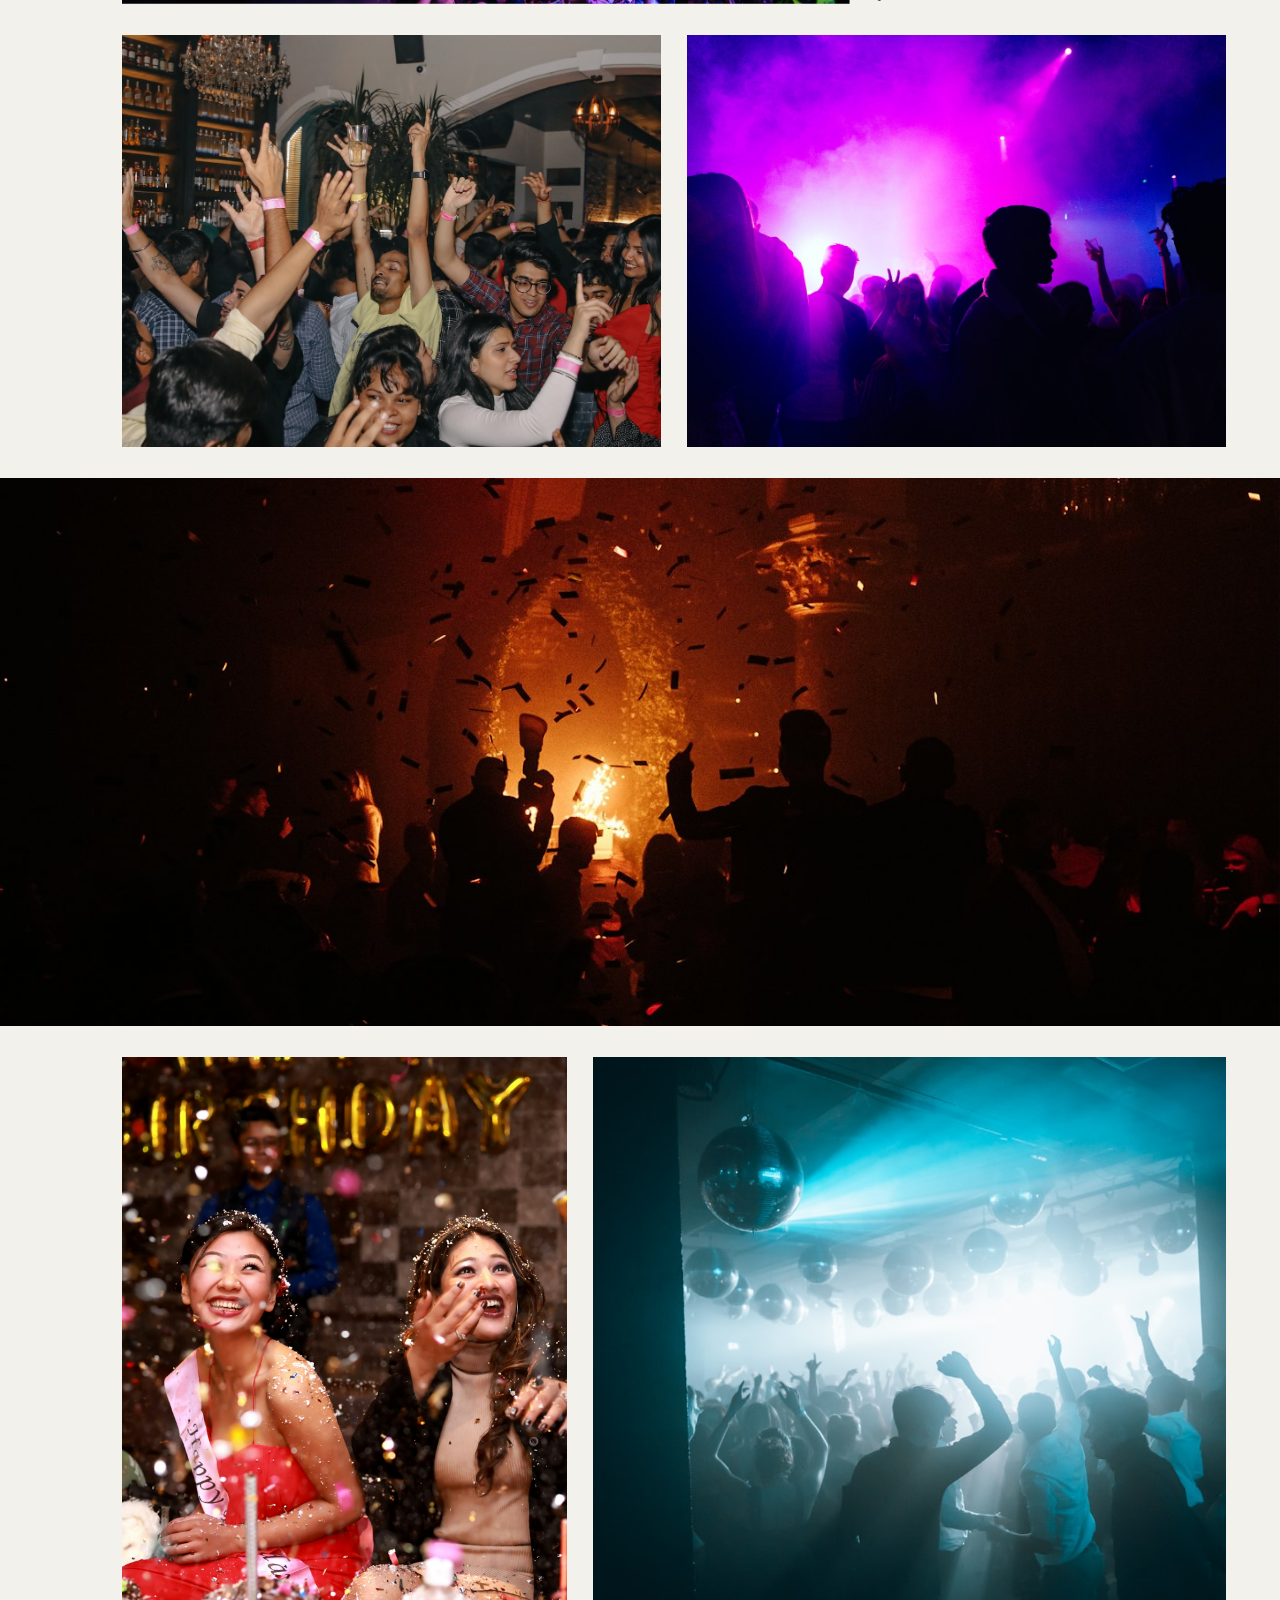
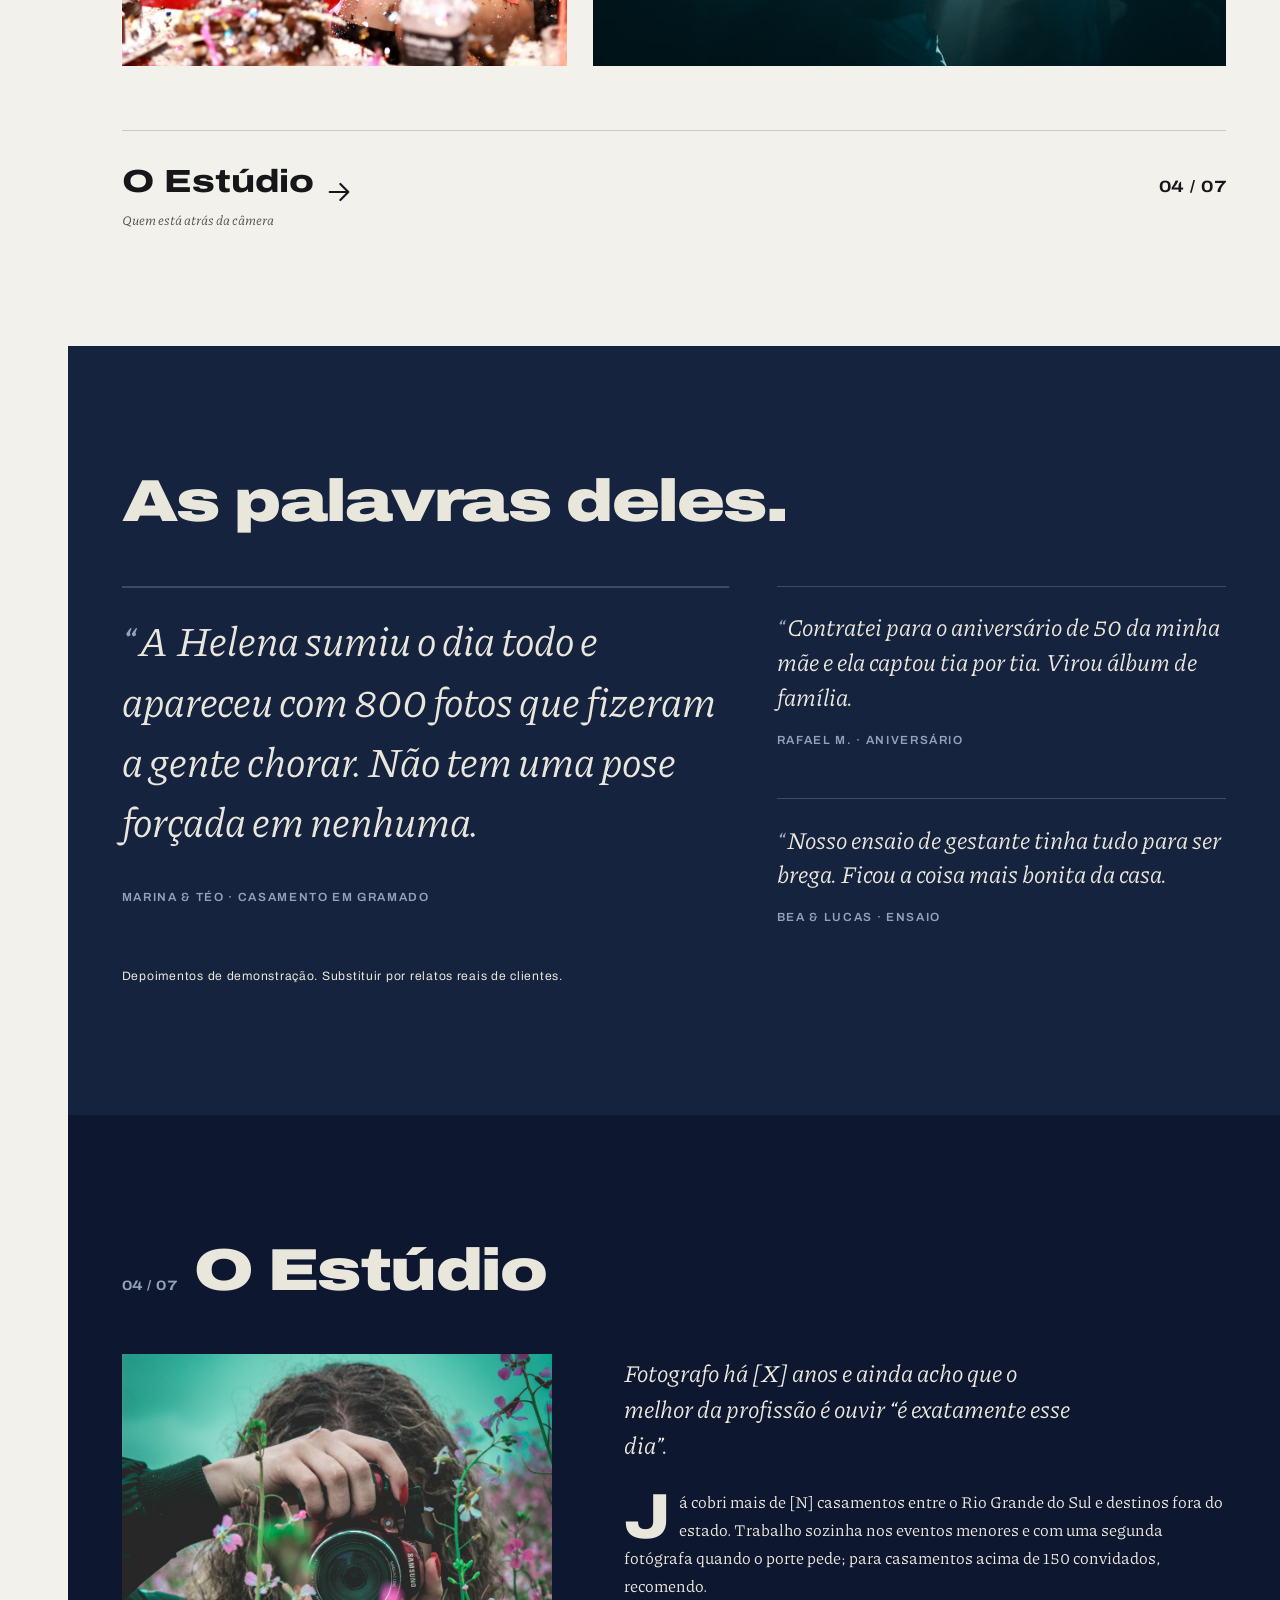
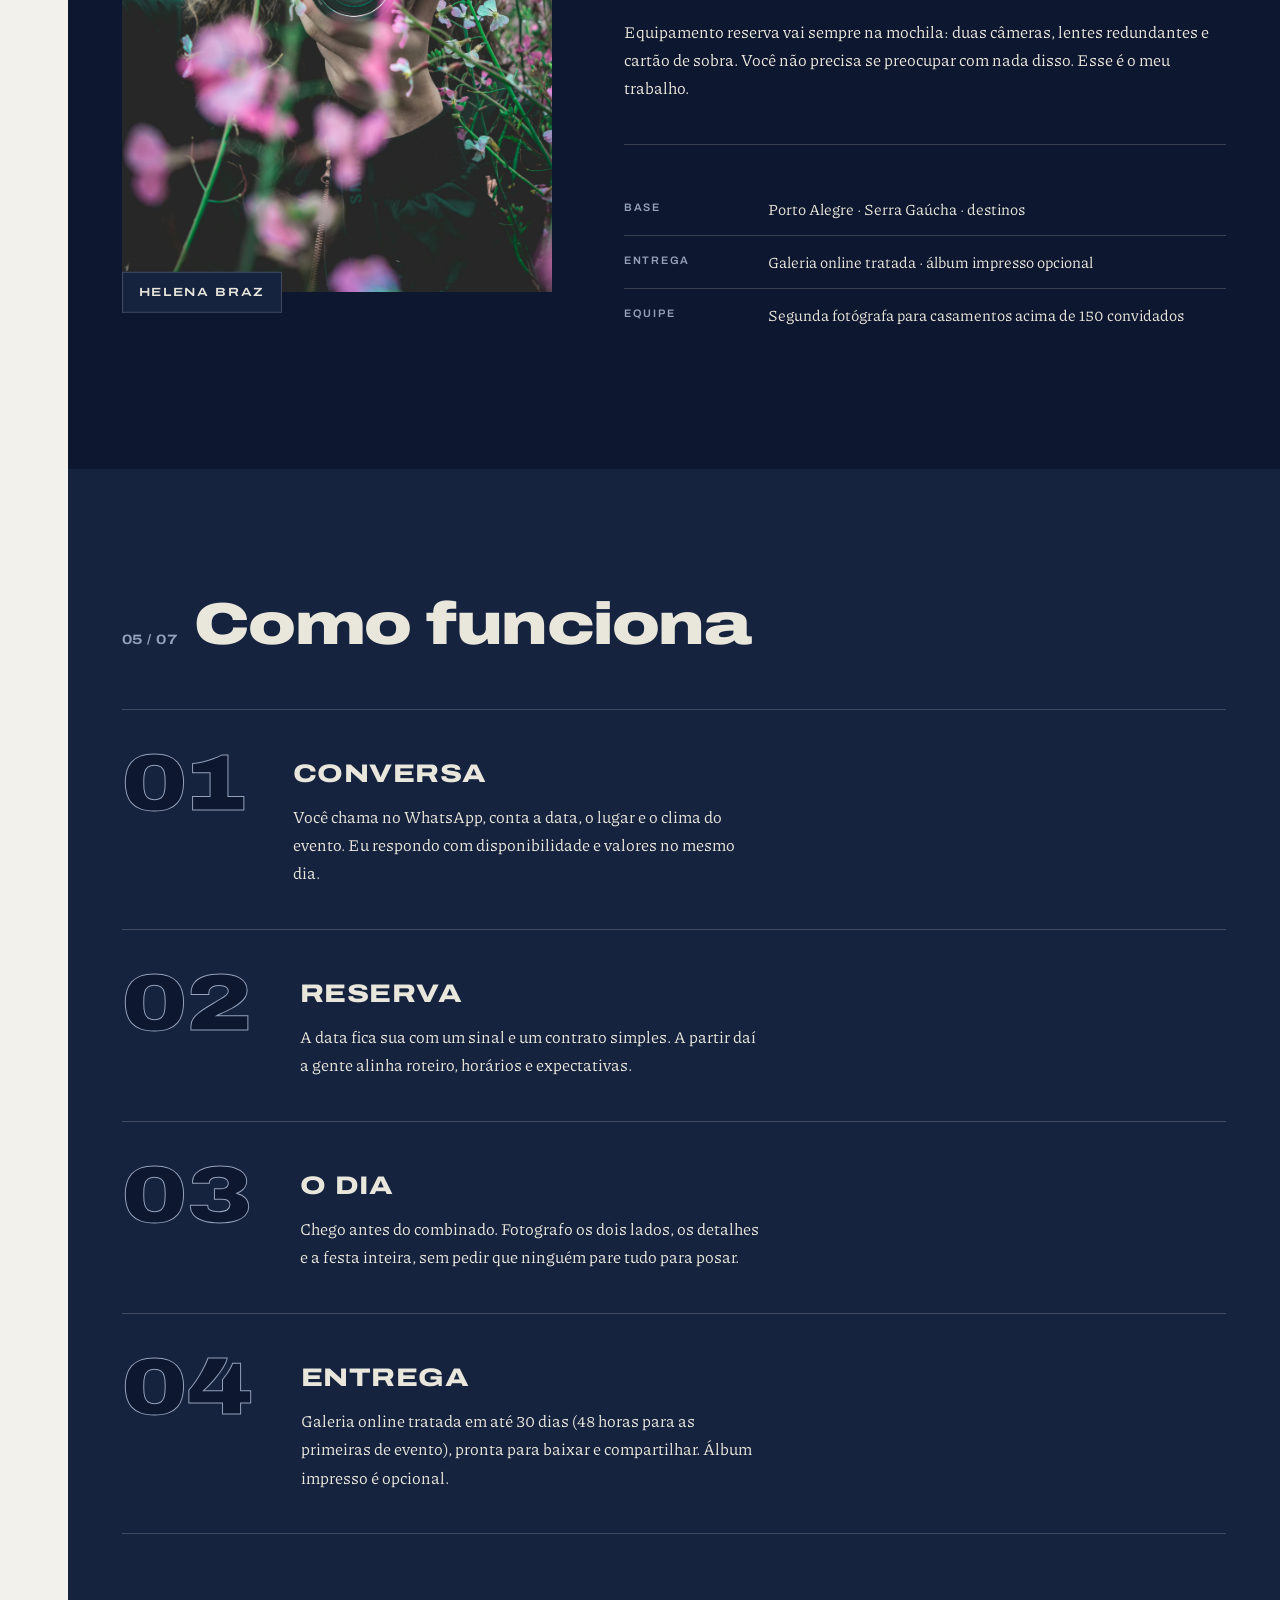
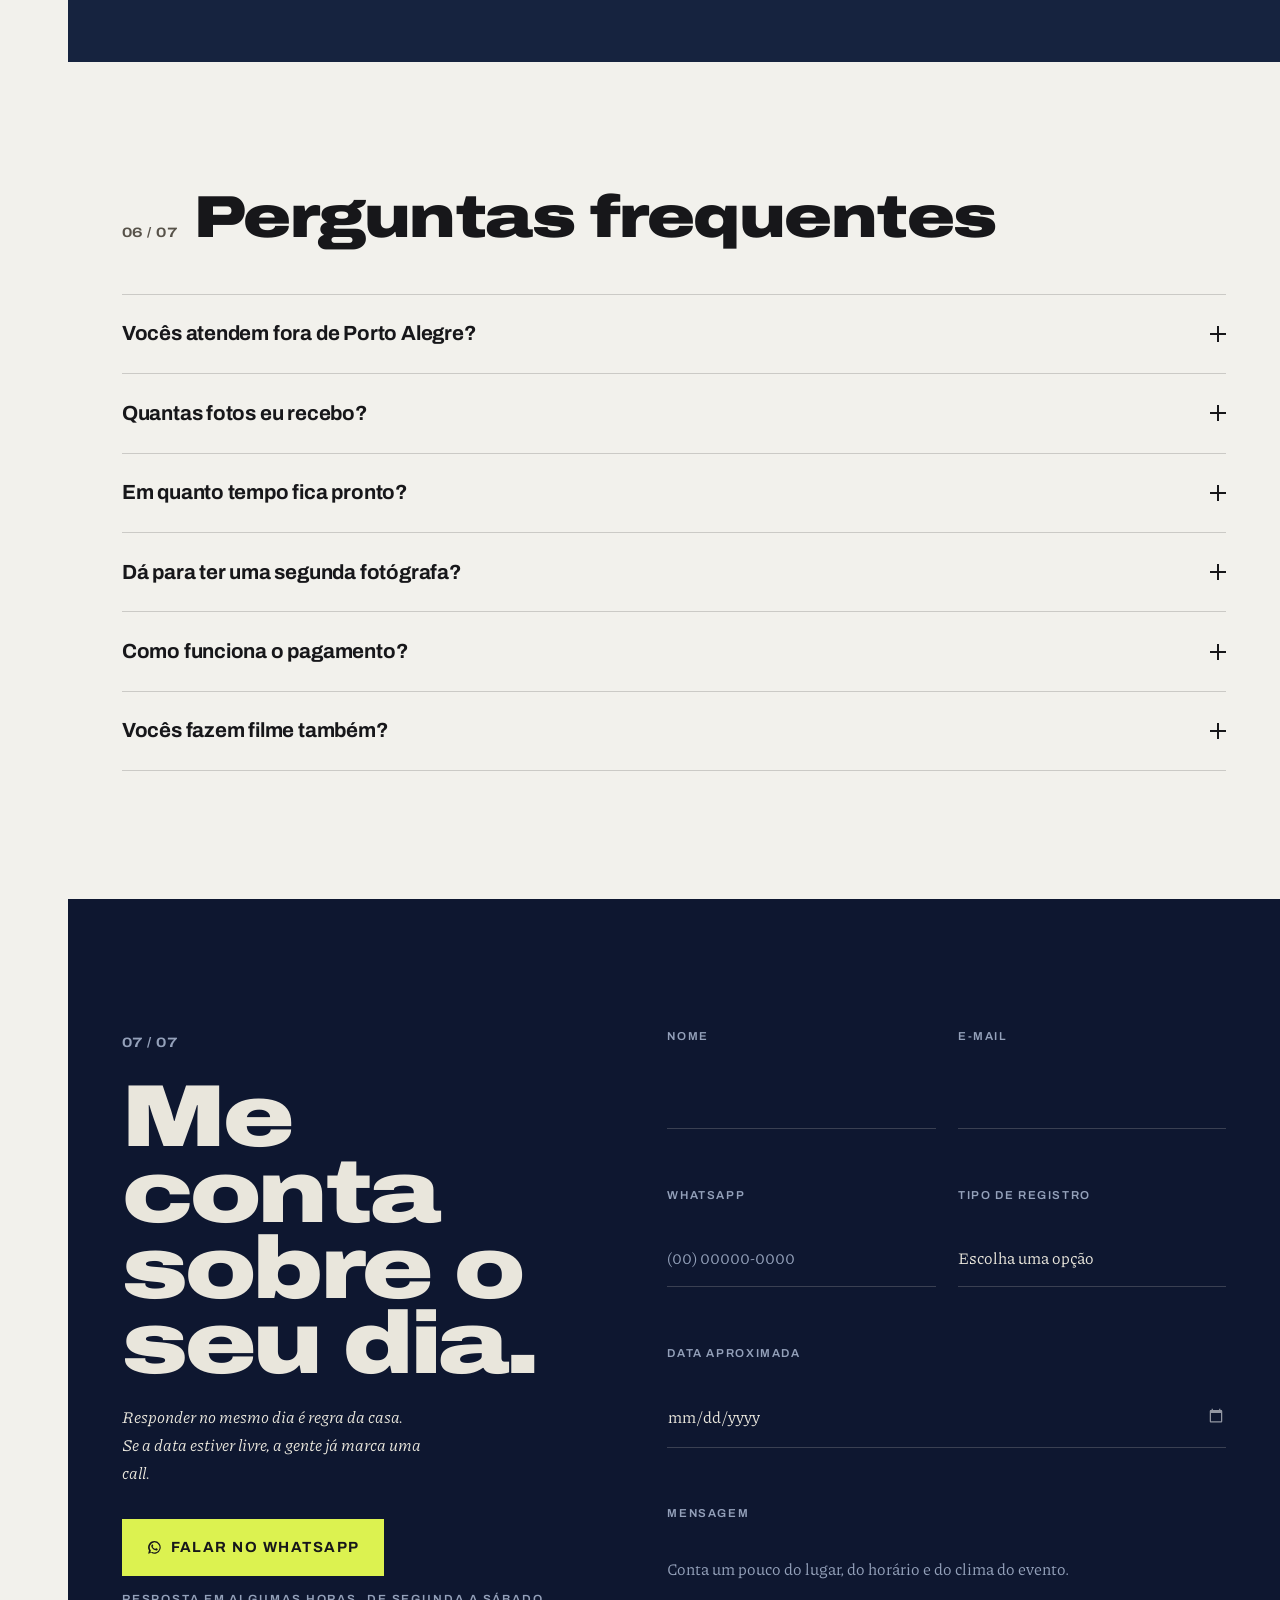
<file: mock-fotografia/index.html>
<!doctype html>
<html lang="pt-BR">
  <head>
    <meta charset="UTF-8" />
    <meta name="viewport" content="width=device-width, initial-scale=1.0" />
    <title>Helena Braz — Fotografia de casamento, ensaio e evento</title>
    <meta
      name="description"
      content="Helena Braz fotografa casamentos, ensaios e eventos em Porto Alegre e na Serra Gaúcha. O dia inteiro registrado sem pose forçada. Resposta no mesmo dia, chame no WhatsApp."
    />
    <meta property="og:title" content="Helena Braz — Fotografia de casamento, ensaio e evento" />
    <meta property="og:description" content="O dia inteiro registrado sem pose forçada. Casamentos, ensaios e eventos em Porto Alegre e Serra Gaúcha." />
    <meta property="og:type" content="website" />
    <meta property="og:image" content="assets/casamento-hero.jpg" />
    <meta name="theme-color" content="#16233f" />
    <link rel="preconnect" href="https://fonts.googleapis.com" />
    <link rel="preconnect" href="https://fonts.gstatic.com" crossorigin />
    <link
      href="https://fonts.googleapis.com/css2?family=Archivo:wdth,wght@100,400;100,500;100,600;100,700;125,700;125,800;125,900&family=Piazzolla:ital,opsz,wght@0,8..30,400;0,8..30,500;0,8..30,600;1,8..30,400&display=swap"
      rel="stylesheet"
    />
    <link rel="stylesheet" href="css/style.css" />
  </head>
  <body>
    <!--
DIRECTION CONTRACT
THESIS: The portfolio as a printed photo essay — three numbered features, each
opening on one full-bleed photograph that carries the argument; refuses the
airy masonry-grid photographer template.
OWN-WORLD: Warm newsprint paper (#f2f1ec) and deep plate-blue ink plates
(#16233f) alternate full-width; near-black on paper, warm off-white on plates.
One reserved acid ink (#dcf250) touches only the WhatsApp/contact action.
Archivo grotesque at expanded width for masthead and feature titles; Piazzolla
serif for deks, captions, essay. Flat unmixed ink, no gradients or drop
shadows; depth only where photographs cross the grid.
STORY: A couple comparing photographers at night lands on one full-bleed
wedding photo, masthead, folio 01, acid WhatsApp button. Scrolling walks
Casamentos, Ensaios, Eventos, then — deliberately, because the surface is a
conversion page — clients' words while the work is fresh, then the
photographer, the process, the questions, a closing contact plate. WhatsApp
stays one screen away.
FIRST VIEWPORT: Full-bleed photograph; a solid plate-blue caption block
lower-left holds masthead, feature title "Casamentos" in expanded Archivo, one
italic dek line, folio 01 and the acid WhatsApp button; numbered index down
the left margin.
FORM: Photo essay / photography journal — grounded candidate 4 of 7, assigned
by the roll; seed key c70797d0.
FINISH: unreviewed and undocumented is unfinished; this build ends with the
finish review, the verdict, DESIGN.md, and every shipping raster carrying its
provenance.
-->

    <!--
  PENDENTES ANTES DE PUBLICAR — esta é uma landing page-modelo (spec piece).
  NADA aqui é de um cliente real:
  - Nome "Helena Braz", textos de bio, cidade e todos os depoimentos são
    espaço reservado (placeholder) — substituir pelos dados reais do fotógrafo.
  - WhatsApp (55) 51 99999-0000 / wa.me/5551999990000 é fictício — trocar.
  - E-mail oi@helenabraz.com.br e Instagram @helenabraz.foto são fictícios.
  - Marcadores [X] anos e [N] casamentos na seção "O Estúdio" — preencher.
  - Formulário: action aponta para Web3Forms com chave "SUA-ACCESS-KEY-AQUI".
    Criar conta gratuita em web3forms.com, colar a chave no atributo
    data-access-key do <form> (js/script.js). Enquanto não houver chave, o
    envio cai para o WhatsApp automaticamente.
  - Imagens em assets/ são fotos de demonstração do Unsplash (licença livre,
    sem necessidade de atribuição). Créditos abaixo. Substituir pelo portfólio
    real do fotógrafo — os nomes de arquivo (casamento-*, ensaio-*, evento-*)
    já mapeiam cada seção.
      casamento-hero, casamento-02  — Leonardo Miranda / Jakob Owens
      casamento-01 Victoria Priessnitz · casamento-03 Jeremy Wong Weddings
      casamento-04 Samantha Gades · casamento-05 Redd Francisco
      casamento-06 Getúlio Moraes
      ensaio-hero Edward Cisneros · ensaio-01 Flávia Gava
      ensaio-02 Jessica Felicio · ensaio-03 Taylor Heery
      ensaio-04 Annika Palmari · ensaio-05 Lauren Rader · ensaio-06 Priscilla Du Preez
      evento-hero Jordon Conner · evento-01 Pablo Heimplatz
      evento-02 Abhimanyu Jhingan · evento-03 Dominik Mecko
      evento-04 Jonas Jaeken · evento-05 sujan khalifa · evento-06 Kajetan Sumila
      retrato-fotografo Nicolas Ladino Silva
-->

    <a class="skip-link" href="#conteudo">Pular para o conteúdo</a>

    <nav class="index-rail" aria-label="Índice das seções">
      <a href="#casamentos" data-spy="casamentos">01</a>
      <a href="#ensaios" data-spy="ensaios">02</a>
      <a href="#eventos" data-spy="eventos">03</a>
      <a href="#estudio" data-spy="estudio">04</a>
      <a href="#processo" data-spy="processo">05</a>
      <a href="#perguntas" data-spy="perguntas">06</a>
      <a href="#contato" data-spy="contato">07</a>
      <span class="index-rail__tip">Portfólio</span>
    </nav>

    <header class="site-header" data-solid="false">
      <div class="site-header__inner">
        <a class="wordmark" href="#topo">
          Helena Braz
          <span>Casamento · Ensaio · Evento</span>
        </a>
        <nav class="site-nav" aria-label="Navegação principal">
          <a href="#casamentos">Casamentos</a>
          <a href="#ensaios">Ensaios</a>
          <a href="#eventos">Eventos</a>
          <a href="#estudio">Estúdio</a>
          <a href="#contato">Contato</a>
        </nav>
        <a
          class="wa"
          href="https://wa.me/5551999990000?text=Oi%2C%20Helena!%20Vim%20pelo%20site%20e%20quero%20conversar."
          target="_blank"
          rel="noopener"
        >
          <svg class="icon icon--fill" viewBox="0 0 24 24" aria-hidden="true"><use href="#i-wa" /></svg>
          <span class="txt">WhatsApp</span>
        </a>
        <button class="menu-toggle" type="button" aria-label="Abrir menu" aria-expanded="false" aria-controls="overlay-nav">
          <span></span>
        </button>
      </div>
    </header>

    <div class="overlay-nav" id="overlay-nav">
      <ol>
        <li><a href="#casamentos"><span class="folio">01</span> Casamentos</a></li>
        <li><a href="#ensaios"><span class="folio">02</span> Ensaios</a></li>
        <li><a href="#eventos"><span class="folio">03</span> Eventos</a></li>
        <li><a href="#estudio"><span class="folio">04</span> O Estúdio</a></li>
        <li><a href="#processo"><span class="folio">05</span> Como funciona</a></li>
        <li><a href="#perguntas"><span class="folio">06</span> Perguntas</a></li>
        <li><a href="#contato"><span class="folio">07</span> Contato</a></li>
      </ol>
    </div>

    <main id="conteudo">
      <!-- ============ 01 · CASAMENTOS (abre a página) ============ -->
      <section class="opener" id="topo" aria-labelledby="t-casamentos">
        <div class="opener__media">
          <img class="rack" src="assets/casamento-hero.jpg" alt="Noivos se beijam ao entardecer, ela de vestido branco, ele de terno azul." fetchpriority="high" />
        </div>
        <div class="shell">
          <div class="opener__plate">
            <div class="masthead">
              <p class="masthead__name">Helena Braz</p>
              <p class="masthead__kicker">Fotografia de casamento, ensaio e evento. Porto Alegre e Serra Gaúcha.</p>
            </div>
            <h1 class="opener__title" id="t-casamentos">Casamentos</h1>
            <p class="opener__dek">O dia inteiro, do café da manhã ao último abraço na pista, fotografado por quem também se emociona.</p>
            <div class="opener__foot">
              <span class="folio">01 / 07</span>
              <a class="wa wa--lg" href="https://wa.me/5551999990000?text=Oi%2C%20Helena!%20Vim%20pelo%20site%20e%20quero%20falar%20sobre%20um%20casamento." target="_blank" rel="noopener">
                <svg class="icon icon--fill" viewBox="0 0 24 24" aria-hidden="true"><use href="#i-wa" /></svg>
                Falar no WhatsApp
              </a>
            </div>
          </div>
        </div>
        <div class="scroll-cue"><span class="rule"></span>Role para ver o ensaio</div>
      </section>

      <section class="feature shell" id="casamentos" aria-label="Portfólio de casamentos">
        <div class="feature__intro">
          <div>
            <h3>Casamento não se refaz. Por isso eu chego cedo e saio tarde.</h3>
          </div>
          <div class="essay">
            <p class="lead">Fotografo os intervalos: a mãe ajeitando o véu, o padrinho que chora antes dos noivos, a farra depois do bolo. Documento os dois lados do dia sem pedir que ninguém pare para posar.</p>
            <p>No fim, você recebe entre <b>600 e 900 fotos</b> tratadas em até 30 dias, mais um filme curto do dia. Álbum impresso entra como opcional.</p>
          </div>
        </div>

        <div class="plates">
          <figure class="sp-7 reveal">
            <img class="ar-32" src="assets/casamento-01.jpg" alt="Noivos abraçados diante de uma parede de madeira." loading="lazy" />
          </figure>
          <figure class="sp-5 cap-side pull reveal">
            <figcaption><b>Serra Gaúcha</b>A entrada da noiva: o instante em que ninguém consegue olhar para outro lugar.</figcaption>
          </figure>
          <figure class="sp-6 reveal">
            <img class="ar-45" src="assets/casamento-02.jpg" alt="Casal se beija em um campo aberto durante o pôr do sol." loading="lazy" />
            <figcaption><b>Morro Reuter</b>Depois da cerimônia, dez minutos só dos dois.</figcaption>
          </figure>
          <figure class="sp-6 reveal">
            <img class="ar-45" src="assets/casamento-03.jpg" alt="Cerimônia ao ar livre sob um caramanchão de madeira cercado de árvores." loading="lazy" />
            <figcaption><b>Capela ao ar livre</b>Os convidados de pé antes dos votos.</figcaption>
          </figure>
          <figure class="bleed ar-219 reveal">
            <img src="assets/casamento-05.jpg" alt="Cerimônia de casamento ao lado de árvores de outono, cadeiras enfileiradas." loading="lazy" />
          </figure>
          <figure class="sp-5 reveal">
            <img class="ar-45" src="assets/casamento-04.jpg" alt="Buquê de flores variadas pendurado sobre uma tábua de madeira." loading="lazy" />
            <figcaption><b>Detalhes</b>As flores, os anéis, o bilhete escrito à mão.</figcaption>
          </figure>
          <figure class="sp-7 reveal">
            <img class="ar-32" src="assets/casamento-06.jpg" alt="Noivos recém-casados na beira da praia ao anoitecer." loading="lazy" />
            <figcaption><b>Casamento na praia</b>O último abraço antes da festa começar.</figcaption>
          </figure>
        </div>

        <div class="feature__more">
          <a class="next-link" href="#ensaios">
            <span>Ensaios<small>Pré-wedding, casal, gestante e retrato</small></span>
            <svg class="icon" viewBox="0 0 24 24" aria-hidden="true"><use href="#i-arrow" /></svg>
          </a>
          <span class="folio" aria-hidden="true">02 / 07</span>
        </div>
      </section>

      <!-- ============ 02 · ENSAIOS ============ -->
      <section class="opener opener--right" id="ensaios" aria-labelledby="t-ensaios">
        <div class="opener__media">
          <img class="rack" src="assets/ensaio-hero.jpg" alt="Casal caminha de mãos dadas por uma rua arborizada." decoding="async" />
        </div>
        <div class="shell">
          <div class="opener__plate">
            <h2 class="opener__title" id="t-ensaios">Ensaios</h2>
            <p class="opener__dek">Uma hora e meia, um lugar que diz algo sobre vocês e zero pose empacada.</p>
            <div class="opener__foot">
              <span class="folio">02 / 07</span>
              <a class="wa wa--lg" href="https://wa.me/5551999990000?text=Oi%2C%20Helena!%20Vim%20pelo%20site%20e%20quero%20falar%20sobre%20um%20ensaio." target="_blank" rel="noopener">
                <svg class="icon icon--fill" viewBox="0 0 24 24" aria-hidden="true"><use href="#i-wa" /></svg>
                Falar no WhatsApp
              </a>
            </div>
          </div>
        </div>
      </section>

      <section class="feature shell" aria-label="Portfólio de ensaios">
        <div class="feature__intro">
          <div>
            <h3>Onde a gente se conhece antes do casamento.</h3>
          </div>
          <div class="essay">
            <p class="lead">Pré-wedding, casal, gestante ou retrato individual: o ensaio marca uma fase da vida que merece calma. Escolho a luz do fim de tarde sempre que dá e conduzo a conversa para que a foto aconteça sozinha.</p>
            <p>Entrega de <b>40 a 70 imagens</b> tratadas em até 30 dias.</p>
          </div>
        </div>

        <div class="plates">
          <figure class="bleed ar-21 reveal">
            <img src="assets/ensaio-01.jpg" alt="Casal ri junto durante ensaio ao ar livre em luz dourada." loading="lazy" />
          </figure>
          <figure class="sp-4 reveal">
            <img class="ar-45" src="assets/ensaio-02.jpg" alt="Retrato individual de mulher em luz natural suave." loading="lazy" />
            <figcaption><b>Retrato</b>Individual, para quem quer marcar uma fase.</figcaption>
          </figure>
          <figure class="sp-4 reveal">
            <img class="ar-45" src="assets/ensaio-03.jpg" alt="Casal abraçado olhando para o horizonte no fim de tarde." loading="lazy" />
            <figcaption><b>Pré-wedding</b>Ensaio do casal antes do grande dia.</figcaption>
          </figure>
          <figure class="sp-4 reveal">
            <img class="ar-45" src="assets/ensaio-04.jpg" alt="Casal caminha por trilha cercada de vegetação." loading="lazy" />
            <figcaption><b>Ao ar livre</b>Um lugar que já significa algo para vocês.</figcaption>
          </figure>
          <figure class="sp-7 reveal">
            <img class="ar-32" src="assets/ensaio-05.jpg" alt="Casal em momento espontâneo, rindo, durante ensaio." loading="lazy" />
          </figure>
          <figure class="sp-5 cap-side pull reveal">
            <figcaption><b>Gestante</b>A barriga registrada com a mesma atenção que o casamento, sem nada de brega.</figcaption>
          </figure>
          <figure class="sp-12 reveal">
            <img class="ar-219" src="assets/ensaio-06.jpg" alt="Casal em ensaio ao entardecer com silhueta contra o céu." loading="lazy" />
          </figure>
        </div>

        <div class="feature__more">
          <a class="next-link" href="#eventos">
            <span>Eventos<small>Aniversário, formatura, corporativo, show</small></span>
            <svg class="icon" viewBox="0 0 24 24" aria-hidden="true"><use href="#i-arrow" /></svg>
          </a>
          <span class="folio" aria-hidden="true">03 / 07</span>
        </div>
      </section>

      <!-- ============ 03 · EVENTOS ============ -->
      <section class="opener opener--top" id="eventos" aria-labelledby="t-eventos">
        <div class="opener__media">
          <img class="rack" src="assets/evento-hero.jpg" alt="Grupo de pessoas comemorando junto, braços erguidos." decoding="async" />
        </div>
        <div class="shell">
          <div class="opener__plate">
            <h2 class="opener__title" id="t-eventos">Eventos</h2>
            <p class="opener__dek">Cobertura discreta, entrega rápida e aquela foto que vira capa.</p>
            <div class="opener__foot">
              <span class="folio">03 / 07</span>
              <a class="wa wa--lg" href="https://wa.me/5551999990000?text=Oi%2C%20Helena!%20Vim%20pelo%20site%20e%20quero%20falar%20sobre%20um%20evento." target="_blank" rel="noopener">
                <svg class="icon icon--fill" viewBox="0 0 24 24" aria-hidden="true"><use href="#i-wa" /></svg>
                Falar no WhatsApp
              </a>
            </div>
          </div>
        </div>
      </section>

      <section class="feature shell" aria-label="Portfólio de eventos">
        <div class="feature__intro">
          <div>
            <h3>Em evento, o mérito é não aparecer.</h3>
          </div>
          <div class="essay">
            <p class="lead">Aniversário, formatura, evento corporativo, show. Eu circulo, antecipo o momento e saio com o cartão cheio de gente rindo de verdade, sem interromper a festa para fazer retrato posado.</p>
            <p>As primeiras fotos chegam em <b>48 horas</b>; a galeria completa em 15 dias.</p>
          </div>
        </div>

        <div class="plates">
          <figure class="sp-8 reveal">
            <img class="ar-32" src="assets/evento-01.jpg" alt="Pessoas pulando entre confetes durante uma festa." loading="lazy" />
          </figure>
          <figure class="sp-4 cap-side pull reveal">
            <figcaption><b>A virada</b>Meia-noite, confete no ar: a foto que todo mundo vai querer.</figcaption>
          </figure>
          <figure class="sp-6 reveal">
            <img class="ar-32" src="assets/evento-02.jpg" alt="Grupo de pessoas dançando junto em uma celebração." loading="lazy" />
            <figcaption><b>Pista cheia</b>Formatura da turma, primeira música.</figcaption>
          </figure>
          <figure class="sp-6 reveal">
            <img class="ar-32" src="assets/evento-03.jpg" alt="Pessoas em um palco iluminado por luzes roxas durante um show." loading="lazy" />
            <figcaption><b>Show</b>Cobertura de palco e plateia na mesma noite.</figcaption>
          </figure>
          <figure class="bleed ar-219 reveal">
            <img src="assets/evento-04.jpg" alt="Grupo reunido em volta de uma fogueira ao anoitecer." loading="lazy" />
          </figure>
          <figure class="sp-5 reveal">
            <img class="ar-45" src="assets/evento-05.jpg" alt="Duas pessoas jogando glitter no ar, congelado no tempo." loading="lazy" />
            <figcaption><b>Corporativo</b>Confraternização de fim de ano, sem cara de crachá.</figcaption>
          </figure>
          <figure class="sp-7 reveal">
            <img class="ar-32" src="assets/evento-06.jpg" alt="Plateia iluminada por luzes de palco durante apresentação." loading="lazy" />
            <figcaption><b>Aniversário</b>Os 50 da mãe: tia por tia, registradas.</figcaption>
          </figure>
        </div>

        <div class="feature__more">
          <a class="next-link" href="#estudio">
            <span>O Estúdio<small>Quem está atrás da câmera</small></span>
            <svg class="icon" viewBox="0 0 24 24" aria-hidden="true"><use href="#i-arrow" /></svg>
          </a>
          <span class="folio" aria-hidden="true">04 / 07</span>
        </div>
      </section>

      <!-- ============ depoimentos (plate) ============ -->
      <section class="plate" aria-label="O que os clientes dizem">
        <div class="shell">
          <div class="section-head section-head--nofolio">
            <h2>As palavras deles.</h2>
          </div>
          <div class="quotes quotes--lead">
            <figure class="quote">
              <blockquote>A Helena sumiu o dia todo e apareceu com 800 fotos que fizeram a gente chorar. Não tem uma pose forçada em nenhuma.</blockquote>
              <cite>Marina &amp; Téo · casamento em Gramado</cite>
            </figure>
            <figure class="quote">
              <blockquote>Contratei para o aniversário de 50 da minha mãe e ela captou tia por tia. Virou álbum de família.</blockquote>
              <cite>Rafael M. · aniversário</cite>
            </figure>
            <figure class="quote">
              <blockquote>Nosso ensaio de gestante tinha tudo para ser brega. Ficou a coisa mais bonita da casa.</blockquote>
              <cite>Bea &amp; Lucas · ensaio</cite>
            </figure>
          </div>
          <p class="quotes__note">Depoimentos de demonstração. Substituir por relatos reais de clientes.</p>
        </div>
      </section>

      <!-- ============ 04 · O ESTÚDIO (plate deep) ============ -->
      <section class="plate plate--deep" id="estudio" aria-labelledby="t-estudio">
        <div class="shell">
          <div class="section-head">
            <span class="folio">04 / 07</span>
            <h2 id="t-estudio">O Estúdio</h2>
          </div>
          <div class="studio">
            <figure class="studio__portrait">
              <img src="assets/retrato-fotografo.jpg" alt="Retrato de Helena Braz segurando a câmera." loading="lazy" />
              <span class="folio">Helena Braz</span>
            </figure>
            <div class="studio__body">
              <p class="dek">Fotografo há [X] anos e ainda acho que o melhor da profissão é ouvir “é exatamente esse dia”.</p>
              <div class="essay">
                <p class="lead">Já cobri mais de [N] casamentos entre o Rio Grande do Sul e destinos fora do estado. Trabalho sozinha nos eventos menores e com uma segunda fotógrafa quando o porte pede; para casamentos acima de 150 convidados, recomendo.</p>
                <p>Equipamento reserva vai sempre na mochila: duas câmeras, lentes redundantes e cartão de sobra. Você não precisa se preocupar com nada disso. Esse é o meu trabalho.</p>
              </div>
              <dl class="studio__facts">
                <div><dt>Base</dt><dd>Porto Alegre · Serra Gaúcha · destinos</dd></div>
                <div><dt>Entrega</dt><dd>Galeria online tratada · álbum impresso opcional</dd></div>
                <div><dt>Equipe</dt><dd>Segunda fotógrafa para casamentos acima de 150 convidados</dd></div>
              </dl>
            </div>
          </div>
        </div>
      </section>

      <!-- ============ 05 · COMO FUNCIONA (plate) ============ -->
      <section class="plate" id="processo" aria-labelledby="t-processo">
        <div class="shell">
          <div class="section-head">
            <span class="folio">05 / 07</span>
            <h2 id="t-processo">Como funciona</h2>
          </div>
          <div class="steps">
            <article class="step">
              <div>
                <h3>Conversa</h3>
                <p>Você chama no WhatsApp, conta a data, o lugar e o clima do evento. Eu respondo com disponibilidade e valores no mesmo dia.</p>
              </div>
            </article>
            <article class="step">
              <div>
                <h3>Reserva</h3>
                <p>A data fica sua com um sinal e um contrato simples. A partir daí a gente alinha roteiro, horários e expectativas.</p>
              </div>
            </article>
            <article class="step">
              <div>
                <h3>O dia</h3>
                <p>Chego antes do combinado. Fotografo os dois lados, os detalhes e a festa inteira, sem pedir que ninguém pare tudo para posar.</p>
              </div>
            </article>
            <article class="step">
              <div>
                <h3>Entrega</h3>
                <p>Galeria online tratada em até 30 dias (48 horas para as primeiras de evento), pronta para baixar e compartilhar. Álbum impresso é opcional.</p>
              </div>
            </article>
          </div>
        </div>
      </section>

      <!-- ============ 06 · PERGUNTAS (paper) ============ -->
      <section class="faq shell" id="perguntas" aria-labelledby="t-perguntas">
        <div class="section-head">
          <span class="folio">06 / 07</span>
          <h2 id="t-perguntas">Perguntas frequentes</h2>
        </div>
        <div class="qa-list">
          <div class="qa">
            <button class="qa__q" type="button" aria-expanded="false" id="q1" aria-controls="a1">
              Vocês atendem fora de Porto Alegre?
              <span class="sign" aria-hidden="true"></span>
            </button>
            <div class="qa__a" role="region" aria-labelledby="q1" id="a1"><div>
              <p>Sim. Serra Gaúcha sem custo de deslocamento; outros destinos com logística combinada à parte, sempre transparente no orçamento.</p>
            </div></div>
          </div>
          <div class="qa">
            <button class="qa__q" type="button" aria-expanded="false" id="q2" aria-controls="a2">
              Quantas fotos eu recebo?
              <span class="sign" aria-hidden="true"></span>
            </button>
            <div class="qa__a" role="region" aria-labelledby="q2" id="a2"><div>
              <p>Casamento: de 600 a 900 fotos tratadas. Ensaio: de 40 a 70. Evento: conforme a duração, sempre a seleção completa dos bons momentos, sem cobrar por foto avulsa.</p>
            </div></div>
          </div>
          <div class="qa">
            <button class="qa__q" type="button" aria-expanded="false" id="q3" aria-controls="a3">
              Em quanto tempo fica pronto?
              <span class="sign" aria-hidden="true"></span>
            </button>
            <div class="qa__a" role="region" aria-labelledby="q3" id="a3"><div>
              <p>Casamento e ensaio em até 30 dias. Evento: prévia em 48 horas e galeria completa em 15 dias.</p>
            </div></div>
          </div>
          <div class="qa">
            <button class="qa__q" type="button" aria-expanded="false" id="q4" aria-controls="a4">
              Dá para ter uma segunda fotógrafa?
              <span class="sign" aria-hidden="true"></span>
            </button>
            <div class="qa__a" role="region" aria-labelledby="q4" id="a4"><div>
              <p>Dá, e para casamentos com mais de 150 convidados eu recomendo. Entra no orçamento de forma clara.</p>
            </div></div>
          </div>
          <div class="qa">
            <button class="qa__q" type="button" aria-expanded="false" id="q5" aria-controls="a5">
              Como funciona o pagamento?
              <span class="sign" aria-hidden="true"></span>
            </button>
            <div class="qa__a" role="region" aria-labelledby="q5" id="a5"><div>
              <p>Sinal para reservar a data e o restante até uma semana antes do evento. Pix ou cartão, com parcelamento combinado.</p>
            </div></div>
          </div>
          <div class="qa">
            <button class="qa__q" type="button" aria-expanded="false" id="q6" aria-controls="a6">
              Vocês fazem filme também?
              <span class="sign" aria-hidden="true"></span>
            </button>
            <div class="qa__a" role="region" aria-labelledby="q6" id="a6"><div>
              <p>Um filme curto de 3 a 5 minutos entra como opcional no pacote de casamento. Para filmagem completa, indico parceiros de confiança.</p>
            </div></div>
          </div>
        </div>
      </section>

      <!-- ============ 07 · CONTATO ============ -->
      <section class="contato" id="contato" aria-labelledby="t-contato">
        <div class="shell contato__grid">
          <div>
            <div class="section-head" style="margin-bottom:1.5rem">
              <span class="folio" style="color:var(--on-plate-dim);font-size:.85rem">07 / 07</span>
            </div>
            <h2 id="t-contato">Me conta sobre o seu dia.</h2>
            <p class="contato__lede">Responder no mesmo dia é regra da casa. Se a data estiver livre, a gente já marca uma call.</p>
            <div class="contato__wa">
              <a class="wa wa--lg" href="https://wa.me/5551999990000?text=Oi%2C%20Helena!%20Vim%20pelo%20site%20e%20quero%20conversar." target="_blank" rel="noopener">
                <svg class="icon icon--fill" viewBox="0 0 24 24" aria-hidden="true"><use href="#i-wa" /></svg>
                Falar no WhatsApp
              </a>
              <p>Resposta em algumas horas, de segunda a sábado</p>
            </div>
            <dl class="contato__details">
              <dt>Base</dt>
              <dd>Porto Alegre · Serra Gaúcha · destination</dd>
              <dt>E-mail</dt>
              <dd><a href="mailto:oi@helenabraz.com.br">oi@helenabraz.com.br</a></dd>
              <dt>Instagram</dt>
              <dd><a href="https://instagram.com/helenabraz.foto" target="_blank" rel="noopener">@helenabraz.foto</a></dd>
            </dl>
          </div>

          <form class="form" id="form" data-access-key="SUA-ACCESS-KEY-AQUI" novalidate>
            <div class="form__row">
              <div class="field">
                <label for="f-nome">Nome</label>
                <input type="text" id="f-nome" name="nome" autocomplete="name" required />
                <span class="field__err" data-err aria-live="polite"></span>
              </div>
              <div class="field">
                <label for="f-email">E-mail</label>
                <input type="email" id="f-email" name="email" autocomplete="email" required />
                <span class="field__err" data-err aria-live="polite"></span>
              </div>
            </div>
            <div class="form__row">
              <div class="field">
                <label for="f-fone">WhatsApp</label>
                <input type="tel" id="f-fone" name="whatsapp" autocomplete="tel" inputmode="tel" placeholder="(00) 00000-0000" required />
                <span class="field__err" data-err aria-live="polite"></span>
              </div>
              <div class="field">
                <label for="f-tipo">Tipo de registro</label>
                <select id="f-tipo" name="tipo" required>
                  <option value="" selected disabled>Escolha uma opção</option>
                  <option>Casamento</option>
                  <option>Ensaio</option>
                  <option>Evento</option>
                  <option>Outro</option>
                </select>
                <span class="field__err" data-err aria-live="polite"></span>
              </div>
            </div>
            <div class="field">
              <label for="f-data">Data aproximada</label>
              <input type="date" id="f-data" name="data" />
              <span class="field__err" data-err aria-live="polite"></span>
            </div>
            <div class="field">
              <label for="f-msg">Mensagem</label>
              <textarea id="f-msg" name="mensagem" rows="3" placeholder="Conta um pouco do lugar, do horário e do clima do evento." required></textarea>
              <span class="field__err" data-err aria-live="polite"></span>
            </div>
            <input type="checkbox" name="botcheck" tabindex="-1" autocomplete="off" style="display:none" aria-hidden="true" />
            <button class="form__submit" type="submit">Enviar mensagem</button>
            <p class="form__status" data-status role="status" aria-live="polite"></p>
          </form>
        </div>
      </section>
    </main>

    <footer class="site-footer">
      <div class="shell">
        <div class="footer__top">
          <div class="footer__brand">
            <span class="wordmark" style="letter-spacing:.24em">Helena Braz</span>
            <p>Fotografia de casamento, ensaio e evento.</p>
          </div>
          <nav class="footer__nav" aria-label="Rodapé">
            <a href="#casamentos">Casamentos</a>
            <a href="#ensaios">Ensaios</a>
            <a href="#eventos">Eventos</a>
            <a href="#estudio">Estúdio</a>
            <a href="#processo">Como funciona</a>
            <a href="#perguntas">Perguntas</a>
            <a href="#contato">Contato</a>
          </nav>
          <div class="footer__social">
            <a href="https://instagram.com/helenabraz.foto" target="_blank" rel="noopener" aria-label="Instagram de Helena Braz">
              <svg class="icon" viewBox="0 0 24 24" aria-hidden="true"><use href="#i-ig" /></svg>
            </a>
            <a href="https://wa.me/5551999990000" target="_blank" rel="noopener" aria-label="WhatsApp de Helena Braz">
              <svg class="icon icon--fill" viewBox="0 0 24 24" aria-hidden="true"><use href="#i-wa" /></svg>
            </a>
          </div>
        </div>
        <div class="footer__bottom">
          <span>© <span id="ano"></span> Helena Braz. Página-modelo com dados e imagens de demonstração.</span>
          <span class="u-label">Imagens: Unsplash · licença livre</span>
        </div>
      </div>
    </footer>

    <!-- Sprite de ícones — traço único e consistente, sem emoji, sem ícone de fonte -->
    <svg width="0" height="0" style="position:absolute" aria-hidden="true">
      <defs>
        <g id="i-wa">
          <path d="M12 3a9 9 0 0 0-7.74 13.6L3 21l4.5-1.2A9 9 0 1 0 12 3Zm0 1.7a7.3 7.3 0 0 1 6.2 11.2 7.3 7.3 0 0 1-9 2.7l-.32-.15-2.67.7.71-2.6-.17-.33A7.3 7.3 0 0 1 12 4.7Zm-3.1 3.2c-.15 0-.4.06-.6.28-.2.22-.78.76-.78 1.85 0 1.1.8 2.15.9 2.3.12.15 1.56 2.5 3.87 3.4 1.92.76 2.31.6 2.73.57.42-.04 1.36-.56 1.55-1.1.2-.53.2-1 .14-1.09-.06-.1-.22-.15-.46-.27-.24-.12-1.4-.7-1.62-.77-.22-.08-.38-.12-.53.12-.16.24-.6.77-.74.93-.14.16-.27.18-.5.06-.24-.12-1-.37-1.9-1.18-.7-.63-1.18-1.4-1.32-1.64-.13-.24-.01-.37.1-.49.12-.11.25-.29.37-.43.12-.15.16-.25.24-.41.08-.16.04-.31-.02-.43-.06-.12-.53-1.3-.73-1.77-.19-.46-.38-.4-.53-.4Z"/>
        </g>
        <g id="i-ig">
          <rect x="3.5" y="3.5" width="17" height="17" rx="4.6" />
          <circle cx="12" cy="12" r="4.1" />
          <circle cx="17.1" cy="6.9" r="0.6" fill="currentColor" stroke="none" />
        </g>
        <g id="i-arrow">
          <path d="M5 12h14M13 6l6 6-6 6" />
        </g>
        <g id="i-down">
          <path d="M12 5v14M6 13l6 6 6-6" />
        </g>
      </defs>
    </svg>

    <script src="js/script.js"></script>
  </body>
</html>
</file>
<file: lp_mecanica/vendor/modernist.css>
/* Modernist — design-system tokens and component classes. This file is the source of truth for the system's look; retune it here and see readme.md. */
@import url('https://fonts.googleapis.com/css2?family=Archivo:wght@400;600;800&display=swap');

:root {
  --color-bg: #f3f2f2;
  --color-surface: #eae9e9;
  --color-text: #201e1d;
  --color-accent: #ec3013;
  --color-accent-2: #e15b47;
  --color-divider: color-mix(in srgb, #201e1d 40%, transparent);

  /* Tonal ramps — generated in OKLCH on one shared lightness scale, so the
     same step of any role matches the others in visual value. */
  --color-neutral-100: #f8f4f4;
  --color-neutral-200: #eae7e7;
  --color-neutral-300: #d7d3d3;
  --color-neutral-400: #bab6b6;
  --color-neutral-500: #9b9797;
  --color-neutral-600: #7d7979;
  --color-neutral-700: #605d5d;
  --color-neutral-800: #444141;
  --color-neutral-900: #2d2b2b;

  --color-accent-100: #fff2ef;
  --color-accent-200: #ffe0d9;
  --color-accent-300: #ffc4b8;
  --color-accent-400: #ff9783;
  --color-accent-500: #ff563c;
  --color-accent-600: #dd2b0f;
  --color-accent-700: #ae1800;
  --color-accent-800: #7c1405;
  --color-accent-900: #4d170e;

  --color-accent-2-100: #fff2ef;
  --color-accent-2-200: #ffe0da;
  --color-accent-2-300: #ffc4b9;
  --color-accent-2-400: #ff9784;
  --color-accent-2-500: #ef6853;
  --color-accent-2-600: #c94b39;
  --color-accent-2-700: #9e3526;
  --color-accent-2-800: #71261b;
  --color-accent-2-900: #471d16;

  --font-heading: "Archivo", system-ui, sans-serif;
  --font-heading-weight: 800;
  --font-body: "Archivo", system-ui, sans-serif;

  --space-1: 4.0px;
  --space-2: 8.0px;
  --space-3: 12.0px;
  --space-4: 16.0px;
  --space-6: 24.0px;
  --space-8: 32.0px;

  --radius-sm: 0px;
  --radius-md: 0px;
  --radius-lg: 0px;

  /* Elevation — derived from the ground: soft ink-tinted shadows on a
     light theme, a hairline edge + ambient darkness on a dark one. */
  --shadow-sm: 0 1px 2px color-mix(in srgb, #2d2b2b 14%, transparent);
  --shadow-md: 0 3px 10px color-mix(in srgb, #2d2b2b 16%, transparent);
  --shadow-lg: 0 12px 32px color-mix(in srgb, #2d2b2b 22%, transparent);
}

body {
  background: var(--color-bg);
  color: var(--color-text);
  font-family: var(--font-body);
}
h1, h2, h3, h4 { font-family: var(--font-heading); font-weight: var(--font-heading-weight); }

.grayscale{filter:grayscale(1) contrast(1.08)}

/* ══════════════════════════════════════════════════════════════════════════
   Components — built with the tokens above. Plain CSS
   on plain HTML: no JavaScript, no build step. Each class is documented in
   readme.md and demonstrated in foundations/ and components/.
   ══════════════════════════════════════════════════════════════════════ */

*, *::before, *::after { box-sizing: border-box; }
body { margin: 0; font-size: 15px; line-height: 1.55; font-weight: 400; }
h1, h2, h3, h4, h5, h6 {
  font-family: var(--font-heading); font-weight: var(--font-heading-weight);
  line-height: 1.12; letter-spacing: -0.015em; margin: 0 0 var(--space-2);
}
h1 { font-size: 42px; }
h2 { font-size: 32px; }
h3 { font-size: 25px; }
h4 { font-size: 20px; }
h5 { font-size: 16px; }
h6 { font-size: 13px; }
h6 { letter-spacing: 0.08em; text-transform: uppercase; }
p { margin: 0 0 var(--space-3); }
a { color: var(--color-accent); text-underline-offset: 3px; }
img { display: block; max-width: 100%; }
figure { margin: 0; }
figcaption {
  font-size: 11px; margin-top: var(--space-1);
  color: color-mix(in srgb, var(--color-text) 55%, transparent);
}
.text-muted { color: color-mix(in srgb, var(--color-text) 55%, transparent); }
:focus { outline: none; }
:focus-visible { outline: 2px solid var(--color-accent); outline-offset: 2px; }
::selection { background: color-mix(in srgb, var(--color-accent) 30%, transparent); }

/* — rules — */
.hr {
  height: 2px; border: 0; margin: var(--space-4) 0;
  background: var(--color-divider);
}

/* — buttons — */
.btn {
  display: inline-flex; align-items: center; justify-content: center; gap: 6px;
  cursor: pointer; text-decoration: none;
  font-family: var(--font-heading); font-weight: var(--font-heading-weight);
  font-size: 14px; line-height: 1.2; color: var(--color-text); /* matches the .input's 14px —
     the pair sits side by side in sign-up rows */
  background: transparent; border: 1px solid transparent;
  padding: var(--space-2) calc(var(--space-3) * 1.2);
  border-radius: var(--radius-md);
}
.btn svg { display: block; }
.btn:disabled { opacity: 0.45; cursor: not-allowed; }
.btn-primary { background: var(--color-accent); color: var(--color-bg); }
.btn-primary:hover { background: var(--color-accent-600); }
.btn-primary:active { background: var(--color-accent-700); }
.btn-secondary { border-color: var(--color-divider); }
.btn-secondary:hover { background: color-mix(in srgb, var(--color-text) 7%, transparent); }
.btn-secondary:active { background: color-mix(in srgb, var(--color-text) 14%, transparent); }
.btn-ghost { color: var(--color-accent); padding-inline: var(--space-1); }
.btn-ghost:hover { background: color-mix(in srgb, var(--color-accent) 10%, transparent); }
.btn-ghost:active { background: color-mix(in srgb, var(--color-accent) 18%, transparent); }
.btn-icon { width: 36px; height: 36px; padding: 0; }
.btn-block { width: 100%; margin-top: var(--space-2); justify-content: flex-start; text-align: left; }

/* — forms — */
.field > label {
  display: block; font-size: 12px; margin-bottom: 5px;
  color: color-mix(in srgb, var(--color-text) 70%, transparent);
}
.input {
  width: 100%; min-height: 36px; padding: 6px 10px; font: inherit;
  font-size: 14px; color: var(--color-text); caret-color: var(--color-accent);
  background: var(--color-surface);
  border: 1px solid var(--color-divider); border-radius: var(--radius-md);
}
.input:hover { border-color: color-mix(in srgb, var(--color-text) 45%, transparent); }
.input:focus-visible { border-color: var(--color-accent); outline-offset: 0; }
textarea.input { min-height: 90px; resize: vertical; }
.radio { display: inline-flex; align-items: center; gap: 8px; cursor: pointer; font-size: 14px; }
.radio input, .seg-opt input {
  position: absolute; opacity: 0; width: 0; height: 0; pointer-events: none;
}
.radio .dot {
  width: 16px; height: 16px; flex: none; border-radius: 50%;
  border: 1.5px solid var(--color-divider);
}
.radio:hover .dot { border-color: var(--color-accent); }
.radio input:checked + .dot {
  border-color: var(--color-accent); background: var(--color-accent);
  box-shadow: inset 0 0 0 4px var(--color-bg);
}
.radio input:focus-visible + .dot { outline: 2px solid var(--color-accent); outline-offset: 2px; }
.seg {
  display: inline-flex; overflow: hidden;
  border: 1px solid var(--color-divider); border-radius: var(--radius-md);
}
.seg-opt {
  display: inline-flex; align-items: center; gap: 6px;
  padding: 7px 12px; font-size: 13px; cursor: pointer;
}
.seg-opt + .seg-opt { border-left: 1px solid var(--color-divider); }
.seg-opt:has(input:checked) { background: var(--color-accent); color: var(--color-bg); }
.seg-opt:not(:has(input:checked)):hover { background: color-mix(in srgb, var(--color-text) 7%, transparent); }
.seg-opt:has(input:focus-visible) { outline: 2px solid var(--color-accent); outline-offset: -2px; }

/* — cards — */
.card {
  display: flex; flex-direction: column; gap: var(--space-2);
  padding: var(--space-3); border-radius: var(--radius-md); background: var(--color-surface);
}
.card-kicker { font-size: 10px; letter-spacing: 0.1em; text-transform: uppercase; color: var(--color-accent); }
.card-title {
  font-family: var(--font-heading); font-weight: var(--font-heading-weight);
  font-size: 17px; line-height: 1.2;
}
.card-body { margin: 0; font-size: 13px; opacity: 0.8; flex: 1; }
.card-meta {
  display: flex; align-items: center; gap: 6px; font-size: 11px;
  color: color-mix(in srgb, var(--color-text) 50%, transparent);
}
.elev-sm { box-shadow: var(--shadow-sm); }
.elev-md { box-shadow: var(--shadow-md); }
.elev-lg { box-shadow: var(--shadow-lg); }

/* — tags — */
.tag {
  display: inline-flex; align-items: center; font-size: 11px;
  letter-spacing: 0.02em; padding: 3px 10px;
  border-radius: calc(var(--radius-md) * 0.75);
}
.tag-accent { background: var(--color-accent-100); color: var(--color-accent-800); }
.tag-accent-2 { background: var(--color-accent-2-100); color: var(--color-accent-2-800); }
.tag-neutral { background: var(--color-neutral-100); color: var(--color-neutral-800); }
.tag-outline { border: 1px solid var(--color-accent); color: var(--color-accent); }

/* — navigation — */
.nav {
  display: flex; align-items: center; gap: var(--space-4);
  padding: var(--space-3) var(--space-4);
  border-bottom: 2px solid var(--color-divider);
}
.nav-brand {
  font-family: var(--font-heading); font-weight: var(--font-heading-weight);
  font-size: 18px; margin-right: auto;
}
.nav a { color: inherit; text-decoration: none; font-size: 14px; }
.nav a:hover, .nav a[aria-current='page'] { color: var(--color-accent); }

/* — tables — */
.table { width: 100%; border-collapse: collapse; font-size: 14px; }
.table th {
  text-align: left; font-size: 11px; letter-spacing: 0.08em; text-transform: uppercase;
  color: color-mix(in srgb, var(--color-text) 60%, transparent);
  padding: var(--space-2); border-bottom: 2px solid var(--color-divider);
}
.table td {
  padding: var(--space-2);
  border-bottom: 1px solid var(--color-divider);
}
.table tbody tr:hover { background: color-mix(in srgb, var(--color-text) 4%, transparent); }

/* — dialog — */
.dialog-backdrop {
  position: fixed; inset: 0; display: grid; place-items: center;
  padding: var(--space-4);
  background: color-mix(in srgb, var(--color-neutral-900) 50%, transparent);
}
.dialog {
  width: min(440px, 100%); display: flex; flex-direction: column; gap: var(--space-3);
  padding: var(--space-4); border-radius: var(--radius-lg);
  background: var(--color-surface); box-shadow: var(--shadow-lg);
}
.dialog-title {
  font-family: var(--font-heading); font-weight: var(--font-heading-weight);
  font-size: 20px;
}
.dialog-body { font-size: 14px; opacity: 0.85; }
.dialog-actions { display: flex; justify-content: flex-end; gap: var(--space-2); margin-top: var(--space-2); }
</file>
<file: lp_mecanica/styles.css>
/* Auto Repair Center — landing page styles.
   Tokens and shared components (.btn, .card, .nav, ...) come from vendor/modernist.css.
   Everything below is page-specific layout. */

body {
  margin: 0;
  text-wrap: pretty;
}

a { color: var(--color-accent-700); }
a:hover { color: var(--color-accent); }

.wrap {
  max-width: 1200px;
  margin: 0 auto;
  padding: 0 clamp(20px, 5vw, 72px);
  box-sizing: border-box;
}

.section { padding: calc(var(--space-8) * 1.5) 0; }
.section-dark { background: #0A0A0A; color: #fff; }

.section-title { font-size: clamp(26px, 3.2vw, 38px); margin: 0 0 var(--space-8); }

@keyframes pulse { 0%, 100% { opacity: 1; } 50% { opacity: 0.75; } }
@media (prefers-reduced-motion: reduce) { .pulse { animation: none !important; } }

/* — hero — */
.hero {
  position: relative;
  min-height: 64vh;
  display: flex;
  align-items: flex-end;
  overflow: hidden;
}
.hero-bg { position: absolute; inset: 0; }
.hero-img {
  width: 100%; height: 100%; object-fit: cover;
  filter: grayscale(1) contrast(1.08);
}
.hero-tint {
  position: absolute; inset: 0;
  background: rgba(10, 10, 10, 0.55);
  display: flex; flex-direction: column;
}
.navbar { position: sticky; top: 0; z-index: 50; background: var(--color-bg); }
.nav-links { display: flex; align-items: center; gap: var(--space-4); }
.nav-cta { margin-left: 8px; }
.menu-toggle { display: none; margin-left: auto; }
.mobile-menu {
  display: none;
  flex-direction: column;
  border-bottom: 2px solid var(--color-divider);
  background: var(--color-bg);
  padding: var(--space-3) var(--space-4);
  gap: var(--space-3);
  position: sticky;
  top: 57px;
  z-index: 49;
}
.mobile-menu a { color: var(--color-text); text-decoration: none; font-size: 16px; }
.mobile-menu.open { display: flex; }

.hero-content {
  position: relative;
  max-width: 1200px;
  margin: 0 auto;
  padding: calc(var(--space-8) * 2) clamp(20px, 5vw, 72px) calc(var(--space-8) * 1.5);
  width: 100%;
  box-sizing: border-box;
  color: #fff;
}
.hero-panel {
  backdrop-filter: blur(14px) saturate(140%);
  -webkit-backdrop-filter: blur(14px) saturate(140%);
  background: rgba(10, 10, 10, 0.38);
  border: 1px solid rgba(255, 255, 255, 0.18);
  padding: clamp(24px, 4vw, 48px);
  max-width: 680px;
}
.hero-title {
  font-size: clamp(36px, 6vw, 64px);
  line-height: 1.05; letter-spacing: -0.02em;
  margin: 0 0 var(--space-4); color: #fff;
}
.hero-sub {
  font-size: clamp(16px, 2vw, 20px); line-height: 1.5;
  margin: 0 0 var(--space-4); color: rgba(255, 255, 255, 0.9);
}
.hero-proof {
  display: flex; align-items: center; gap: var(--space-4); flex-wrap: wrap;
  margin-bottom: var(--space-4); font-size: 14px; color: rgba(255, 255, 255, 0.85);
}
.hero-actions { display: flex; gap: var(--space-3); flex-wrap: wrap; }
.btn-lg { height: 48px; padding-inline: var(--space-6); }
.btn-outline-light { border-color: #fff; color: #fff; }

/* — trust bar — */
.trust-bar { background: #0A0A0A; color: #fff; padding: var(--space-8) 0; }
.trust-grid {
  display: grid; grid-template-columns: repeat(auto-fit, minmax(200px, 1fr));
  gap: var(--space-6);
}
.trust-num {
  font-size: clamp(28px, 3vw, 40px); color: var(--color-accent); margin: 0;
}
.trust-label {
  font-size: 13px; letter-spacing: 0.06em; text-transform: uppercase;
  color: rgba(255, 255, 255, 0.7); margin: var(--space-1) 0 0;
}

/* — services — */
.services-title { font-size: clamp(28px, 3.4vw, 40px); max-width: 20ch; }
.services-grid {
  display: grid; grid-template-columns: repeat(auto-fit, minmax(280px, 1fr));
  gap: var(--space-4);
}
.service-card {
  border: 1px solid var(--color-divider);
  background: var(--color-bg);
  padding: var(--space-6);
  transition: box-shadow 200ms ease, transform 200ms ease;
}
.service-card:hover { box-shadow: var(--shadow-md); transform: translateY(-2px); }
.service-card .card-title { font-size: 19px; margin-top: var(--space-3); }
.service-card .card-body { opacity: 0.75; }
.service-link { padding-left: 0; justify-content: flex-start; }

/* — diferencial — */
.diferencial-title { max-width: 24ch; color: #fff; }
.diferencial-grid {
  display: grid; grid-template-columns: repeat(auto-fit, minmax(220px, 1fr));
  gap: var(--space-8) var(--space-6);
}
.diferencial-heading { font-size: 19px; color: #fff; margin: 0 0 var(--space-2); }
.diferencial-body { font-size: 14.5px; line-height: 1.6; color: rgba(255, 255, 255, 0.75); margin: 0; }

/* — como funciona — */
.steps { display: flex; flex-direction: column; }
.step {
  display: grid; grid-template-columns: minmax(56px, 110px) minmax(0, 1fr);
  gap: var(--space-4) var(--space-6); align-items: baseline;
  padding: var(--space-4) 0; border-top: 2px solid var(--color-divider);
}
.step-last { border-bottom: 2px solid var(--color-divider); }
.step-num { font-size: 15px; margin: 0; }
.step-title { font-size: 19px; margin: 0 0 var(--space-1); }
.step-body { font-size: 14.5px; line-height: 1.6; opacity: 0.75; margin: 0; }

/* — galeria — */
.gallery-title { max-width: 20ch; margin: 0 0 var(--space-6); }
.gallery-grid {
  display: grid; grid-template-columns: repeat(auto-fit, minmax(240px, 1fr));
  gap: var(--space-4);
}
.gallery-item { aspect-ratio: 4 / 3; overflow: hidden; }
.gallery-item img {
  width: 100%; height: 100%; object-fit: cover;
  transition: transform 300ms ease;
}
.gallery-item:hover img { transform: scale(1.05); }

/* — sobre — */
.sobre-section { border-top: 2px solid var(--color-divider); }
.sobre-wrap { display: flex; gap: calc(var(--space-8) * 1.2); flex-wrap: wrap; align-items: flex-start; }
.sobre-photo {
  flex: 0 0 auto; width: 200px; height: 200px; box-sizing: border-box;
  border-radius: 50%; background: var(--color-surface);
  border: 1px dashed var(--color-divider);
  display: flex; align-items: center; justify-content: center; text-align: center;
  padding: var(--space-4); font-size: 12px; line-height: 1.4;
  color: color-mix(in srgb, var(--color-text) 55%, transparent);
}
.sobre-content { flex: 1 1 380px; min-width: 280px; }
.sobre-text { font-size: 16px; line-height: 1.6; max-width: 60ch; margin: 0 0 var(--space-6); }
.sobre-stats { display: flex; gap: var(--space-8); flex-wrap: wrap; }
.sobre-stat-num { font-size: 28px; color: var(--color-accent-700); margin: 0; }
.sobre-stat-label { font-size: 13px; text-transform: uppercase; letter-spacing: 0.06em; opacity: 0.65; margin: var(--space-1) 0 0; }

/* — localização — */
.localizacao-wrap { display: flex; gap: calc(var(--space-8) * 1.2); flex-wrap: wrap; }
.localizacao-info { flex: 1 1 340px; min-width: 280px; }
.localizacao-title { color: #fff; margin: 0 0 var(--space-6); }
.localizacao-details {
  display: flex; flex-direction: column; gap: var(--space-3);
  font-size: 15px; line-height: 1.6; margin-bottom: var(--space-6);
}
.localizacao-details p { margin: 0; }
.localizacao-actions { display: flex; gap: var(--space-3); flex-wrap: wrap; }
.localizacao-map { flex: 1 1 380px; min-width: 280px; min-height: 400px; }
.localizacao-map iframe {
  width: 100%; height: 100%; min-height: 400px; border: 0;
  filter: grayscale(1) contrast(1.1);
}

/* — CTA final — */
.cta-final {
  background: var(--color-accent); color: var(--color-bg);
  padding: calc(var(--space-8) * 1.6) 0; text-align: center;
}
.cta-final-wrap { max-width: 800px; margin: 0 auto; padding: 0 clamp(20px, 5vw, 72px); }
.cta-final-title { font-size: clamp(28px, 4vw, 44px); color: var(--color-bg); margin: 0 0 var(--space-3); }
.cta-final-sub { font-size: 17px; max-width: 48ch; margin: 0 auto var(--space-6); }
.cta-final-btn {
  background: var(--color-bg); color: var(--color-accent-700);
  height: 48px; padding-inline: var(--space-6);
  display: inline-flex; animation: pulse 2s ease-in-out infinite;
}
.cta-final-note { font-size: 13px; margin: var(--space-4) 0 0; opacity: 0.85; }

/* — footer — */
.footer { background: #0A0A0A; color: rgba(255, 255, 255, 0.85); padding: calc(var(--space-8) * 1.2) 0 var(--space-6); }
.footer-grid {
  display: grid; grid-template-columns: repeat(auto-fit, minmax(200px, 1fr));
  gap: var(--space-8); font-size: 14px; line-height: 1.8;
}
.footer-grid p { margin: 0; }
.footer-brand { font-size: 18px; color: #fff; margin: 0 0 var(--space-2); }
.footer-muted { opacity: 0.7; }
.footer-heading { text-transform: uppercase; letter-spacing: 0.06em; font-size: 12px; opacity: 0.6; margin: 0 0 var(--space-2); }
.footer-legal {
  max-width: 1200px; margin: var(--space-6) auto 0;
  padding: var(--space-4) clamp(20px, 5vw, 72px) 0;
  border-top: 1px solid rgba(255, 255, 255, 0.15);
  font-size: 12px; opacity: 0.6; box-sizing: border-box;
}

/* — WhatsApp floating button (mobile only) — */
.wa-float {
  position: fixed; right: 16px; bottom: 16px; z-index: 60;
  width: 52px; height: 52px; background: #25D366; border-radius: 0;
  display: flex; align-items: center; justify-content: center;
  box-shadow: var(--shadow-lg);
  transition: transform 200ms, opacity 200ms;
}
.wa-float.hidden { transform: translateY(120%); opacity: 0; }

/* — breakpoint (matches the design's isMobile threshold) — */
@media (max-width: 860px) {
  .nav-links { display: none; }
  .menu-toggle { display: inline-flex; }
}
@media (min-width: 861px) {
  .wa-float { display: none; }
}
</file>
<file: mock-fotografia/css/style.css>
/* =========================================================================
   Helena Braz — Fotografia  ·  "The Photo Essay"
   Warm newsprint paper + deep plate-blue ink plates, one reserved acid ink.
   Flat unmixed ink: no gradients, no drop shadows. Depth only where
   photographs cross the editorial grid.
   ========================================================================= */

/* ---------- tokens ---------- */
:root {
  --paper:        #f2f1ec;
  --paper-sink:   #e7e5dd;
  --ink:          #17171a;
  --ink-dim:      #575249;   /* warm, tinted — never neutral gray */
  --plate:        #16233f;
  --plate-deep:   #0e1730;
  --on-plate:     #e9e6dc;
  --on-plate-dim: #94a1ba;   /* tinted from the plate hue */
  --acid:         #dcf250;   /* reserved: the contact action, nothing else */
  --acid-deep:    #c7e02c;

  --line:        rgba(23,23,26,.18);
  --line-strong: rgba(23,23,26,.42);
  --line-plate:  rgba(233,230,220,.20);

  --sans:  "Archivo", "Helvetica Neue", Arial, sans-serif;
  --serif: "Piazzolla", "Iowan Old Style", "Palatino Linotype", Georgia, serif;

  --gutter: clamp(1.15rem, 4.2vw, 4rem);
  --maxw:   1640px;
  --measure: 64ch;
  --rail-w: 4.25rem;

  --rail-fg:      var(--ink);
  --rail-fg-dim:  var(--ink-dim);
  --rail-line:    var(--line);

  --ease: cubic-bezier(.16,.84,.32,1);
}

/* ---------- reset ---------- */
*, *::before, *::after { box-sizing: border-box; margin: 0; }
html {
  -webkit-text-size-adjust: 100%;
  scroll-behavior: smooth;
  scrollbar-color: var(--plate) var(--paper-sink);
}
@media (prefers-reduced-motion: reduce) { html { scroll-behavior: auto; } }

body {
  background: var(--paper);
  color: var(--ink);
  caret-color: var(--ink);
  font-family: var(--serif);
  font-size: clamp(1.02rem, .55rem + .55vw, 1.18rem);
  line-height: 1.72;
  font-optical-sizing: auto;
  -webkit-font-smoothing: antialiased;
  text-rendering: optimizeLegibility;
  overflow-x: hidden;
}

img { display: block; max-width: 100%; height: auto; }
a { color: inherit; }
button { font: inherit; color: inherit; cursor: pointer; background: none; border: 0; }
::selection { background: var(--plate); color: var(--paper); }
:focus-visible {
  outline: 2px solid var(--ink);
  outline-offset: 3px;
  border-radius: 1px;
}
.plate :focus-visible, .site-footer :focus-visible { outline-color: var(--on-plate); }
/* the acid ink is reserved: it appears only on the WhatsApp / contact action */
.wa:focus-visible { outline-color: var(--acid); }

::-webkit-scrollbar { width: 12px; height: 12px; }
::-webkit-scrollbar-track { background: var(--paper-sink); }
::-webkit-scrollbar-thumb { background: var(--plate); border: 3px solid var(--paper-sink); }

/* ---------- skip link ---------- */
.skip-link {
  position: fixed; left: 1rem; top: 1rem; z-index: 200;
  background: var(--ink); color: var(--paper);
  padding: .7rem 1rem; font-family: var(--sans); font-size: .82rem;
  letter-spacing: .06em; text-transform: uppercase; text-decoration: none;
  transform: translateY(-160%);
  transition: transform .2s var(--ease);
}
.skip-link:focus { transform: translateY(0); }

/* ---------- shared type ---------- */
.u-label {
  font-family: var(--sans);
  font-weight: 600;
  font-size: .74rem;
  letter-spacing: .22em;
  text-transform: uppercase;
}
.folio {
  font-family: var(--sans);
  font-weight: 700;
  font-stretch: expanded;
  font-variant-numeric: tabular-nums;
  letter-spacing: .04em;
}
.display {
  font-family: var(--sans);
  font-weight: 900;
  font-stretch: expanded;
  line-height: .9;
  letter-spacing: -.028em;
  text-wrap: balance;
}
.dek {
  font-family: var(--serif);
  font-style: italic;
  font-size: clamp(1.12rem, .7rem + 1vw, 1.6rem);
  line-height: 1.5;
  max-width: 34ch;
}
.essay { max-width: var(--measure); }
.essay p + p { margin-top: 1.1em; }
.essay .lead::first-letter {
  font-family: var(--sans);
  font-weight: 800;
  font-stretch: expanded;
  float: left;
  font-size: 3.9em;
  line-height: .78;
  padding: .06em .12em .04em 0;
  color: var(--plate);
}
.plate .essay .lead::first-letter { color: var(--on-plate); }

/* ---------- layout helpers ---------- */
.shell {
  max-width: var(--maxw);
  margin-inline: auto;
  padding-inline: var(--gutter);
}
main { padding-left: 0; }
@media (min-width: 1180px) {
  main { padding-left: var(--rail-w); }
  .site-header .site-header__inner { padding-left: calc(var(--rail-w) + .55rem); }
}

/* ---------- running header ---------- */
.site-header {
  position: fixed; inset: 0 0 auto 0; z-index: 90;
  transition: background .35s var(--ease), border-color .35s var(--ease);
  border-bottom: 1px solid transparent;
}
.site-header__inner {
  max-width: var(--maxw); margin-inline: auto;
  padding: .85rem var(--gutter);
  display: flex; align-items: center; gap: 1.5rem;
}
.site-header[data-solid="true"] {
  background: var(--paper);
  border-bottom-color: var(--line);
}
.site-header[data-solid="true"] .wordmark,
.site-header[data-solid="true"] .site-nav a { color: var(--ink); }
.wordmark {
  font-family: var(--sans);
  font-weight: 700;
  font-stretch: expanded;
  letter-spacing: .24em;
  font-size: .9rem;
  text-transform: uppercase;
  text-decoration: none;
  color: #fff;
  white-space: nowrap;
  transition: color .35s var(--ease);
}
.wordmark span { display: block; font-size: .58rem; letter-spacing: .2em; font-weight: 500;
  opacity: .7; margin-top: .15rem; font-stretch: normal; }
.site-nav {
  margin-left: auto;
  display: flex; gap: 1.4rem;
  font-family: var(--sans); font-size: .78rem; font-weight: 600;
  letter-spacing: .12em; text-transform: uppercase;
}
.site-nav a {
  color: rgba(255,255,255,.85); text-decoration: none;
  padding-bottom: .2rem; border-bottom: 1px solid transparent;
  transition: color .25s var(--ease), border-color .25s var(--ease);
}
.site-nav a:hover, .site-nav a[aria-current="true"] { border-bottom-color: currentColor; }
@media (max-width: 900px) { .site-nav { display: none; } }

/* header WhatsApp — reserved acid */
.wa {
  --wa-fg: var(--ink);
  display: inline-flex; align-items: center; gap: .5rem;
  font-family: var(--sans); font-weight: 700; font-size: .8rem;
  letter-spacing: .1em; text-transform: uppercase; text-decoration: none;
  background: var(--acid); color: var(--wa-fg);
  padding: .72rem 1.05rem;
  transition: background .2s var(--ease), transform .2s var(--ease);
}
.wa:hover { background: var(--acid-deep); }
.wa:active { transform: translateY(1px); }
.wa .icon { width: 1.05rem; height: 1.05rem; }
.wa--lg { padding: 1rem 1.5rem; font-size: .92rem; }
.site-header .wa { padding: .62rem .9rem; }

/* mobile menu button */
.menu-toggle {
  display: none;
  margin-left: .25rem;
  width: 2.6rem; height: 2.6rem;
  align-items: center; justify-content: center;
  color: #fff;
}
.site-header[data-solid="true"] .menu-toggle { color: var(--ink); }
.menu-toggle span, .menu-toggle span::before, .menu-toggle span::after {
  content: ""; display: block; width: 22px; height: 2px; background: currentColor;
  transition: transform .3s var(--ease), opacity .2s var(--ease);
}
.menu-toggle span::before { transform: translateY(-7px); }
.menu-toggle span::after  { transform: translateY(5px); }
body[data-menu="open"] .menu-toggle span { background: transparent; }
body[data-menu="open"] .menu-toggle span::before { transform: rotate(45deg); }
body[data-menu="open"] .menu-toggle span::after  { transform: rotate(-45deg) translateY(-2px); }
@media (max-width: 900px) { .menu-toggle { display: inline-flex; } }

/* ---------- overlay menu ---------- */
.overlay-nav {
  position: fixed; inset: 0; z-index: 80;
  background: var(--plate); color: var(--on-plate);
  padding: 6rem var(--gutter) 3rem;
  display: flex; flex-direction: column; justify-content: center;
  transform: translateY(-100%);
  transition: transform .5s var(--ease);
  overflow-y: auto;
}
body[data-menu="open"] .overlay-nav { transform: translateY(0); }
.overlay-nav ol { list-style: none; }
.overlay-nav li { border-top: 1px solid var(--line-plate); }
.overlay-nav li:last-child { border-bottom: 1px solid var(--line-plate); }
.overlay-nav a {
  display: flex; align-items: baseline; gap: 1.2rem;
  padding: 1rem 0; text-decoration: none;
  font-family: var(--sans); font-weight: 800; font-stretch: expanded;
  font-size: clamp(1.8rem, 9vw, 3rem); line-height: 1;
  color: var(--on-plate);
}
.overlay-nav a .folio { font-size: .8rem; color: var(--on-plate-dim); font-weight: 700; }
.overlay-nav a:hover { text-decoration: underline; text-underline-offset: .12em; }

/* ---------- left index rail (desktop) ---------- */
.index-rail {
  display: none;
  position: fixed; left: 0; top: 0; bottom: 0; width: var(--rail-w); z-index: 85;
  flex-direction: column; align-items: center; justify-content: center;
  gap: .1rem;
  border-right: 1px solid var(--rail-line);
  transition: border-color .4s var(--ease);
}
@media (min-width: 1180px) { .index-rail { display: flex; } }
.index-rail a {
  display: grid; place-items: center;
  width: 100%; padding: .55rem 0;
  text-decoration: none;
  color: var(--rail-fg-dim);
  font-family: var(--sans); font-weight: 700;
  font-variant-numeric: tabular-nums;
  font-size: .8rem;
  transition: color .3s var(--ease);
  position: relative;
}
.index-rail a::after {
  content: ""; position: absolute; right: -1px; top: 50%; height: 2.4rem;
  width: 2px; background: var(--rail-fg);
  transform: translateY(-50%) scaleY(0);
  transition: transform .3s var(--ease);
}
.index-rail a:hover { color: var(--rail-fg); }
.index-rail a[aria-current="true"] { color: var(--rail-fg); }
.index-rail a[aria-current="true"]::after { transform: translateY(-50%) scaleY(1); }
.index-rail__tip {
  writing-mode: vertical-rl;
  margin-top: 1.4rem;
  font-family: var(--sans); font-size: .62rem; font-weight: 600;
  letter-spacing: .28em; text-transform: uppercase;
  color: var(--rail-fg-dim);
}

/* =========================================================================
   FEATURE OPENERS  (hero + the three section openers)
   ========================================================================= */
.opener {
  position: relative;
  min-height: 100svh;
  display: flex; align-items: flex-end;
  overflow: hidden;
  background: var(--plate-deep);
}
.opener__media { position: absolute; inset: 0; }
.opener__media img {
  width: 100%; height: 100%; object-fit: cover;
  will-change: transform, filter;
}
.opener__media::after {   /* flat tint, not a gradient */
  content: ""; position: absolute; inset: 0;
  background: rgba(14,23,48,.30);
}
.opener__plate {
  position: relative; z-index: 2;
  background: var(--plate);
  color: var(--on-plate);
  padding: clamp(1.6rem, 4vw, 3rem);
  width: min(46rem, 94%);
  margin-block: 0 clamp(2rem, 7vh, 5rem);
}
.opener > .shell { width: 100%; }
.opener--top { align-items: flex-start; }
.opener--top .opener__plate { margin-block: clamp(6rem, 15vh, 8rem) 0; }
.opener--right .opener__plate { margin-left: auto; }

.masthead { margin-bottom: 1.8rem; }
.masthead__name {
  font-family: var(--sans); font-weight: 900; font-stretch: expanded;
  font-size: clamp(1.15rem, .8rem + .8vw, 1.7rem);
  letter-spacing: .12em; text-transform: uppercase; line-height: 1;
}
.masthead__kicker {   /* running descriptor, not an eyebrow on a heading */
  font-family: var(--serif); font-style: italic;
  color: var(--on-plate-dim);
  font-size: .95rem; margin-top: .5rem;
}
.opener__title {
  font-family: var(--sans); font-weight: 900; font-stretch: expanded;
  line-height: .88; letter-spacing: -.03em;
  font-size: clamp(2.1rem, 1rem + 5vw, 5rem);
  margin-bottom: 1.1rem;
}
.opener__dek {
  font-family: var(--serif); font-style: italic;
  font-size: clamp(1.05rem, .8rem + .6vw, 1.32rem);
  line-height: 1.5; color: var(--on-plate);
  max-width: 32ch; margin-bottom: 1.7rem;
}
.opener__foot {
  display: flex; align-items: center; gap: 1rem 1.4rem; flex-wrap: wrap;
}
.opener__foot .folio {
  font-size: .82rem; color: var(--on-plate-dim);
}
.scroll-cue {
  position: absolute; right: clamp(1rem,4vw,3rem); bottom: clamp(1.5rem,5vh,3rem);
  z-index: 2;
  display: flex; align-items: center; gap: .6rem;
  writing-mode: vertical-rl;
  font-family: var(--sans); font-size: .68rem; font-weight: 600;
  letter-spacing: .24em; text-transform: uppercase;
  color: rgba(255,255,255,.8);
}
.scroll-cue .rule { width: 1px; height: 3rem; background: rgba(255,255,255,.5); }
@media (max-width: 620px) { .scroll-cue { display: none; } }

/* =========================================================================
   FEATURE BODIES + GALLERIES
   ========================================================================= */
.feature { padding-block: clamp(3.5rem, 9vw, 7.5rem); }
.feature__intro {
  display: grid; gap: clamp(1.5rem, 4vw, 3rem);
  grid-template-columns: 1fr;
  padding-bottom: clamp(2.5rem, 6vw, 4.5rem);
  border-bottom: 1px solid var(--line);
  margin-bottom: clamp(2.5rem, 6vw, 4.5rem);
}
@media (min-width: 860px) {
  .feature__intro { grid-template-columns: minmax(0,7fr) minmax(0,5fr); align-items: end; }
}
.feature__intro h3 {
  font-family: var(--sans); font-weight: 900; font-stretch: expanded;
  font-size: clamp(1.9rem, 1.2rem + 2.4vw, 3.1rem);
  line-height: .96; letter-spacing: -.02em; text-wrap: balance;
}

/* editorial gallery grid */
.plates {
  display: grid;
  grid-template-columns: repeat(12, 1fr);
  gap: clamp(.8rem, 2.4vw, 2rem) clamp(.8rem, 2vw, 1.6rem);
}
.plates figure { grid-column: span 12; position: relative; }
.plates img { width: 100%; height: 100%; object-fit: cover; background: var(--paper-sink); }
.plates figcaption {
  font-family: var(--serif); font-style: italic;
  font-size: .92rem; line-height: 1.45; color: var(--ink-dim);
  margin-top: .7rem; max-width: 40ch;
}
.plates figcaption b {
  font-style: normal; font-family: var(--sans); font-weight: 600;
  font-size: .7rem; letter-spacing: .14em; text-transform: uppercase;
  color: var(--ink); display: block; margin-bottom: .25rem;
}
.ar-32 { aspect-ratio: 3/2; }
.ar-45 { aspect-ratio: 4/5; }
.ar-11 { aspect-ratio: 1/1; }
.ar-219 { aspect-ratio: 21/9; }
.ar-21 { aspect-ratio: 2/1; }

@media (min-width: 720px) {
  .plates figure.sp-4  { grid-column: span 4; }
  .plates figure.sp-5  { grid-column: span 5; }
  .plates figure.sp-6  { grid-column: span 6; }
  .plates figure.sp-7  { grid-column: span 7; }
  .plates figure.sp-8  { grid-column: span 8; }
  .plates figure.sp-12 { grid-column: span 12; }
  .plates figure.pull  { align-self: end; }
  .plates figure.cap-side { display: flex; flex-direction: column; justify-content: flex-end; }
  .plates figure.cap-side figcaption { margin-top: 0; }
}
/* full-bleed band that crosses the grid — escapes .shell + main padding */
.plates figure.bleed {
  grid-column: 1 / -1;
  width: auto;
  margin-inline: calc(-1 * var(--gutter));
}
@media (min-width: 1180px) {
  .plates figure.bleed { margin-left: calc(-1 * (var(--rail-w) + var(--gutter))); }
}

.feature__more {
  margin-top: clamp(2.5rem, 6vw, 4rem);
  display: flex; justify-content: space-between; align-items: baseline;
  gap: 1rem; flex-wrap: wrap;
  border-top: 1px solid var(--line); padding-top: 1.4rem;
}
.next-link {
  font-family: var(--sans); font-weight: 800; font-stretch: expanded;
  font-size: clamp(1.3rem, 1rem + 1.4vw, 2rem);
  text-decoration: none; color: var(--ink);
  display: inline-flex; align-items: center; gap: .6rem;
}
.next-link .icon { width: 1em; height: 1em; transition: transform .25s var(--ease); }
.next-link:hover .icon { transform: translateX(.35rem); }
.next-link small {
  display: block; font-family: var(--serif); font-style: italic;
  font-weight: 400; font-stretch: normal; font-size: .82rem; color: var(--ink-dim);
  letter-spacing: 0;
}

/* =========================================================================
   PLATE SECTIONS (blue)
   ========================================================================= */
.plate {
  background: var(--plate); color: var(--on-plate);
  padding: clamp(4rem, 10vw, 8rem) 0;
}
.plate--deep { background: var(--plate-deep); }
.plate h2 {
  font-family: var(--sans); font-weight: 900; font-stretch: expanded;
  font-size: clamp(2.1rem, 1.3rem + 3vw, 4rem);
  line-height: .94; letter-spacing: -.025em; text-wrap: balance;
}
.plate .section-head {
  display: flex; gap: 1rem; align-items: baseline;
  margin-bottom: clamp(2rem, 5vw, 3.5rem);
}
.plate .section-head .folio { color: var(--on-plate-dim); font-size: .85rem; }
.plate p { color: var(--on-plate); }
.plate .muted { color: var(--on-plate-dim); }

/* depoimentos */
.quotes {
  display: grid; gap: clamp(1.8rem, 4vw, 3rem);
  grid-template-columns: 1fr;
}
@media (min-width: 820px) {
  .quotes--lead {
    grid-template-columns: 1.35fr 1fr;
    align-items: stretch;
  }
  .quotes--lead .quote:first-child { grid-row: 1 / span 2; }
}
.quote {
  border-top: 1px solid var(--line-plate); padding-top: 1.4rem;
  display: flex; flex-direction: column;
}
.quote blockquote {
  font-family: var(--serif); font-style: italic;
  font-size: clamp(1.15rem, .9rem + .8vw, 1.5rem); line-height: 1.45;
}
.quote blockquote::before { content: "\201C"; color: var(--on-plate-dim); margin-right: .05em; }
.quote cite {
  display: block; margin-top: auto; padding-top: 1rem; font-style: normal;
  font-family: var(--sans); font-weight: 600; font-size: .74rem;
  letter-spacing: .14em; text-transform: uppercase; color: var(--on-plate-dim);
}
.quotes--lead .quote:first-child { border-top-width: 2px; }
.quotes--lead .quote:first-child blockquote {
  font-size: clamp(1.5rem, 1rem + 2.2vw, 2.6rem);
}
.quotes--lead .quote:first-child cite { margin-top: 1.2rem; }
.quotes__note {
  margin-top: clamp(1.6rem, 4vw, 2.4rem);
  font-family: var(--sans); font-size: .76rem; letter-spacing: .06em;
  color: var(--on-plate-dim);
}
.section-head--nofolio { padding-left: 0; }

/* estúdio */
.studio {
  display: grid; gap: clamp(2rem, 6vw, 4.5rem);
  grid-template-columns: 1fr;
}
@media (min-width: 900px) { .studio { grid-template-columns: 5fr 7fr; align-items: start; } }
.studio__portrait { position: relative; }
.studio__portrait img { width: 100%; aspect-ratio: 4/5; object-fit: cover; background: var(--plate-deep); }
.studio__portrait .folio {
  position: absolute; left: 0; bottom: 0; transform: translateY(50%);
  background: var(--plate); color: var(--on-plate);
  border: 1px solid var(--line-plate);
  padding: .6rem 1rem; font-size: .74rem; font-weight: 600;
  letter-spacing: .14em; text-transform: uppercase;
}
.studio__body .dek { color: var(--on-plate); margin-bottom: 1.6rem; max-width: 30ch; }
.studio__body .essay { color: var(--on-plate); }
.studio__body .essay .lead::first-letter { color: var(--on-plate); }
.studio__facts {
  margin-top: clamp(1.8rem, 4vw, 2.6rem); padding-top: clamp(1.6rem, 4vw, 2.4rem);
  border-top: 1px solid var(--line-plate);
  display: grid; gap: 0;
}
.studio__facts > div {
  display: grid; grid-template-columns: 8rem 1fr; gap: 1rem;
  padding: .8rem 0; border-bottom: 1px solid var(--line-plate);
}
.studio__facts > div:last-child { border-bottom: 0; }
.studio__facts dt {
  font-family: var(--sans); font-size: .68rem; font-weight: 600;
  letter-spacing: .16em; text-transform: uppercase; color: var(--on-plate-dim);
  padding-top: .15rem;
}
.studio__facts dd { font-size: .96rem; color: var(--on-plate); }
@media (max-width: 520px) { .studio__facts > div { grid-template-columns: 1fr; gap: .2rem; } }

/* processo */
.steps { counter-reset: step; display: grid; gap: 0; }
.step {
  counter-increment: step;
  display: grid; grid-template-columns: auto 1fr; gap: clamp(1.2rem, 4vw, 3rem);
  padding: clamp(1.6rem, 4vw, 2.6rem) 0;
  border-top: 1px solid var(--line-plate);
  align-items: start;
}
.step:last-child { border-bottom: 1px solid var(--line-plate); }
.step::before {
  content: counter(step, decimal-leading-zero);
  font-family: var(--sans); font-weight: 900; font-stretch: expanded;
  font-size: clamp(2.4rem, 1.4rem + 5vw, 5rem); line-height: .8;
  color: var(--plate-deep);
  -webkit-text-stroke: 1px var(--on-plate-dim);
}
.plate--deep .step::before { color: var(--plate); -webkit-text-stroke-color: var(--on-plate-dim); }
.step h3 {
  font-family: var(--sans); font-weight: 800; font-stretch: expanded;
  font-size: clamp(1.15rem, .95rem + .8vw, 1.6rem);
  text-transform: uppercase; letter-spacing: .02em;
  margin-bottom: .5rem;
}
.step p { max-width: 46ch; }

/* perguntas — on paper */
.faq { padding-block: clamp(4rem, 10vw, 8rem); }
.faq .section-head { display: flex; gap: 1rem; align-items: baseline; margin-bottom: clamp(2rem,5vw,3rem); }
.faq .section-head .folio { color: var(--ink-dim); font-size: .85rem; }
.faq h2 {
  font-family: var(--sans); font-weight: 900; font-stretch: expanded;
  font-size: clamp(2.1rem, 1.3rem + 3vw, 4rem); line-height: .94; letter-spacing: -.025em;
}
.qa { border-top: 1px solid var(--line); }
.qa:last-child { border-bottom: 1px solid var(--line); }
.qa__q {
  width: 100%; text-align: left;
  display: flex; justify-content: space-between; align-items: center; gap: 1.5rem;
  padding: 1.35rem 0;
  font-family: var(--sans); font-weight: 700; font-size: clamp(1.02rem, .9rem + .5vw, 1.28rem);
  letter-spacing: -.01em;
}
.qa__q .sign { position: relative; width: 1rem; height: 1rem; flex: none; }
.qa__q .sign::before, .qa__q .sign::after {
  content: ""; position: absolute; background: var(--ink); inset: 0; margin: auto;
}
.qa__q .sign::before { width: 100%; height: 2px; }
.qa__q .sign::after  { width: 2px; height: 100%; transition: transform .3s var(--ease); }
.qa__q[aria-expanded="true"] .sign::after { transform: scaleY(0); }
.qa__a {
  display: grid; grid-template-rows: 0fr;
  transition: grid-template-rows .35s var(--ease);
}
.qa__a > div { overflow: hidden; }
.qa__q[aria-expanded="true"] + .qa__a { grid-template-rows: 1fr; }
.qa__a p { max-width: var(--measure); padding-bottom: 1.5rem; color: var(--ink-dim); }

/* =========================================================================
   CONTATO
   ========================================================================= */
.contato { background: var(--plate-deep); color: var(--on-plate); padding: clamp(4rem,10vw,8rem) 0; }
.contato__grid {
  display: grid; gap: clamp(2.5rem, 7vw, 5rem);
  grid-template-columns: 1fr;
}
@media (min-width: 900px) { .contato__grid { grid-template-columns: 5fr 6fr; } }
.contato h2 {
  font-family: var(--sans); font-weight: 900; font-stretch: expanded;
  font-size: clamp(2.6rem, 1.5rem + 5vw, 5.5rem); line-height: .86; letter-spacing: -.03em;
  margin-bottom: 1.3rem; text-wrap: balance;
}
.contato__lede { font-family: var(--serif); font-style: italic; font-size: clamp(1.1rem,.9rem+.7vw,1.4rem);
  color: var(--on-plate); max-width: 30ch; margin-bottom: 2rem; }
.contato__wa { margin-bottom: 2.2rem; }
.contato__wa p { font-family: var(--sans); font-size: .74rem; font-weight: 600; letter-spacing: .16em;
  text-transform: uppercase; color: var(--on-plate-dim); margin-top: .8rem; }
.contato__details { border-top: 1px solid var(--line-plate); padding-top: 1.5rem;
  display: grid; gap: .35rem; font-size: .98rem; }
.contato__details a { text-decoration: none; border-bottom: 1px solid var(--line-plate); }
.contato__details a:hover { border-bottom-color: var(--on-plate); }
.contato__details dt { font-family: var(--sans); font-size: .68rem; font-weight: 600;
  letter-spacing: .16em; text-transform: uppercase; color: var(--on-plate-dim); margin-top: .8rem; }

/* form */
.form { display: grid; gap: 1.4rem; }
.form__row { display: grid; gap: 1.4rem; }
@media (min-width: 560px) { .form__row { grid-template-columns: 1fr 1fr; } }
.field { display: grid; gap: .5rem; }
.field label {
  font-family: var(--sans); font-size: .72rem; font-weight: 600;
  letter-spacing: .14em; text-transform: uppercase; color: var(--on-plate-dim);
}
.field input, .field select, .field textarea {
  font-family: var(--serif); font-size: 1rem; color: var(--on-plate);
  background: transparent;
  caret-color: var(--on-plate);
  border: 0; border-bottom: 1px solid var(--line-plate);
  padding: .65rem 0;
  border-radius: 0;
  transition: border-color .2s var(--ease);
}
.field textarea { resize: vertical; min-height: 4.5rem; }
.field select { appearance: none; cursor: pointer; }
.field input::placeholder, .field textarea::placeholder { color: var(--on-plate-dim); opacity: 1; }
.field input:focus, .field select:focus, .field textarea:focus {
  outline: none; border-bottom-color: var(--on-plate); border-bottom-width: 2px;
}
.field select option { background: var(--plate); color: var(--on-plate); }
.field input[type="date"]::-webkit-calendar-picker-indicator {
  filter: invert(1); opacity: .55; cursor: pointer;
}
.field input[type="date"]::-webkit-calendar-picker-indicator:hover { opacity: 1; }
.field[data-invalid="true"] input,
.field[data-invalid="true"] select,
.field[data-invalid="true"] textarea { border-bottom-color: #ff8f6b; }
.field__err {
  font-family: var(--sans); font-size: .72rem; letter-spacing: .04em;
  color: #ff8f6b; min-height: 1em;
}
.form__submit {
  justify-self: start;
  font-family: var(--sans); font-weight: 700; font-size: .82rem;
  letter-spacing: .12em; text-transform: uppercase;
  background: var(--on-plate); color: var(--plate-deep);
  padding: 1rem 1.8rem;
  transition: opacity .2s var(--ease), transform .15s var(--ease);
}
.form__submit:hover { opacity: .88; }
.form__submit:active { transform: translateY(1px); }
.form__submit[disabled] { opacity: .5; cursor: progress; }
.form__status {
  font-family: var(--serif); font-style: italic; color: var(--on-plate-dim);
}
.form--done .form__status { color: var(--on-plate); font-style: normal;
  font-family: var(--sans); font-weight: 600; letter-spacing: .04em; }

/* =========================================================================
   FOOTER
   ========================================================================= */
.site-footer {
  background: var(--plate-deep); color: var(--on-plate-dim);
  border-top: 1px solid var(--line-plate);
  padding: clamp(3rem, 7vw, 5rem) 0 2rem;
}
.footer__top {
  display: flex; flex-wrap: wrap; gap: 2rem 3rem; justify-content: space-between;
  padding-bottom: 2.5rem; border-bottom: 1px solid var(--line-plate);
}
.footer__brand .wordmark { color: var(--on-plate); }
.footer__brand p { font-family: var(--serif); font-style: italic; margin-top: .7rem; }
.footer__nav { display: flex; flex-wrap: wrap; gap: .4rem 1.4rem;
  font-family: var(--sans); font-size: .76rem; font-weight: 600;
  letter-spacing: .1em; text-transform: uppercase; }
.footer__nav a { text-decoration: none; color: var(--on-plate-dim); }
.footer__nav a:hover { color: var(--on-plate); }
.footer__social { display: flex; gap: 1rem; }
.footer__social a {
  width: 2.6rem; height: 2.6rem; display: grid; place-items: center;
  border: 1px solid var(--line-plate); color: var(--on-plate);
  transition: background .2s var(--ease), color .2s var(--ease);
}
.footer__social a:hover { background: var(--on-plate); color: var(--plate-deep); }
.footer__social .icon { width: 1.15rem; height: 1.15rem; }
.footer__bottom {
  display: flex; flex-wrap: wrap; gap: .5rem 2rem; justify-content: space-between;
  padding-top: 1.6rem; font-size: .78rem;
}
.footer__bottom .u-label { font-size: .62rem; letter-spacing: .16em; color: var(--on-plate-dim); }

/* =========================================================================
   ICONS
   ========================================================================= */
.icon { display: inline-block; width: 1em; height: 1em; fill: none;
  stroke: currentColor; stroke-width: 1.6; stroke-linecap: round; stroke-linejoin: round; }
.icon--fill { fill: currentColor; stroke: none; }

/* =========================================================================
   MOTION  (one authored moment: the focus rack)
   ========================================================================= */
.reveal { opacity: 0; transform: translateY(24px); }
.reveal.is-in {
  opacity: 1; transform: none;
  transition: opacity .7s var(--ease), transform .7s var(--ease);
}
.plates figure.reveal { clip-path: inset(0 0 12% 0); transition: clip-path .8s var(--ease), opacity .7s var(--ease), transform .7s var(--ease); }
.plates figure.reveal.is-in { clip-path: inset(0 0 0 0); }

.rack { filter: blur(7px) saturate(.82); transform: scale(1.05); }
.rack.is-sharp {
  filter: blur(0) saturate(1); transform: scale(1);
  transition: filter 1s var(--ease), transform 1.2s var(--ease);
}

@media (prefers-reduced-motion: reduce) {
  .reveal, .plates figure.reveal { opacity: 1; transform: none; clip-path: none; }
  .rack { filter: none; transform: none; }
  .opener__media img { transform: none !important; filter: none !important; }
  .site-header, .overlay-nav, .qa__a, .next-link .icon { transition: none; }
}

/* =========================================================================
   RESPONSIVE
   ========================================================================= */
@media (max-width: 720px) {
  .opener__plate { width: 100%; }
  .opener--top { align-items: flex-end; }
  .masthead { margin-bottom: 1.2rem; }
  .opener__title { margin-bottom: .8rem; }
  .opener__dek { margin-bottom: 1.3rem; }
  .step { grid-template-columns: 1fr; gap: .4rem; }
  .step::before { font-size: 2.6rem; }
}
@media (max-width: 420px) {
  :root { --gutter: 1.15rem; }
  .site-header .wa span.txt { display: none; }
}
</file>
